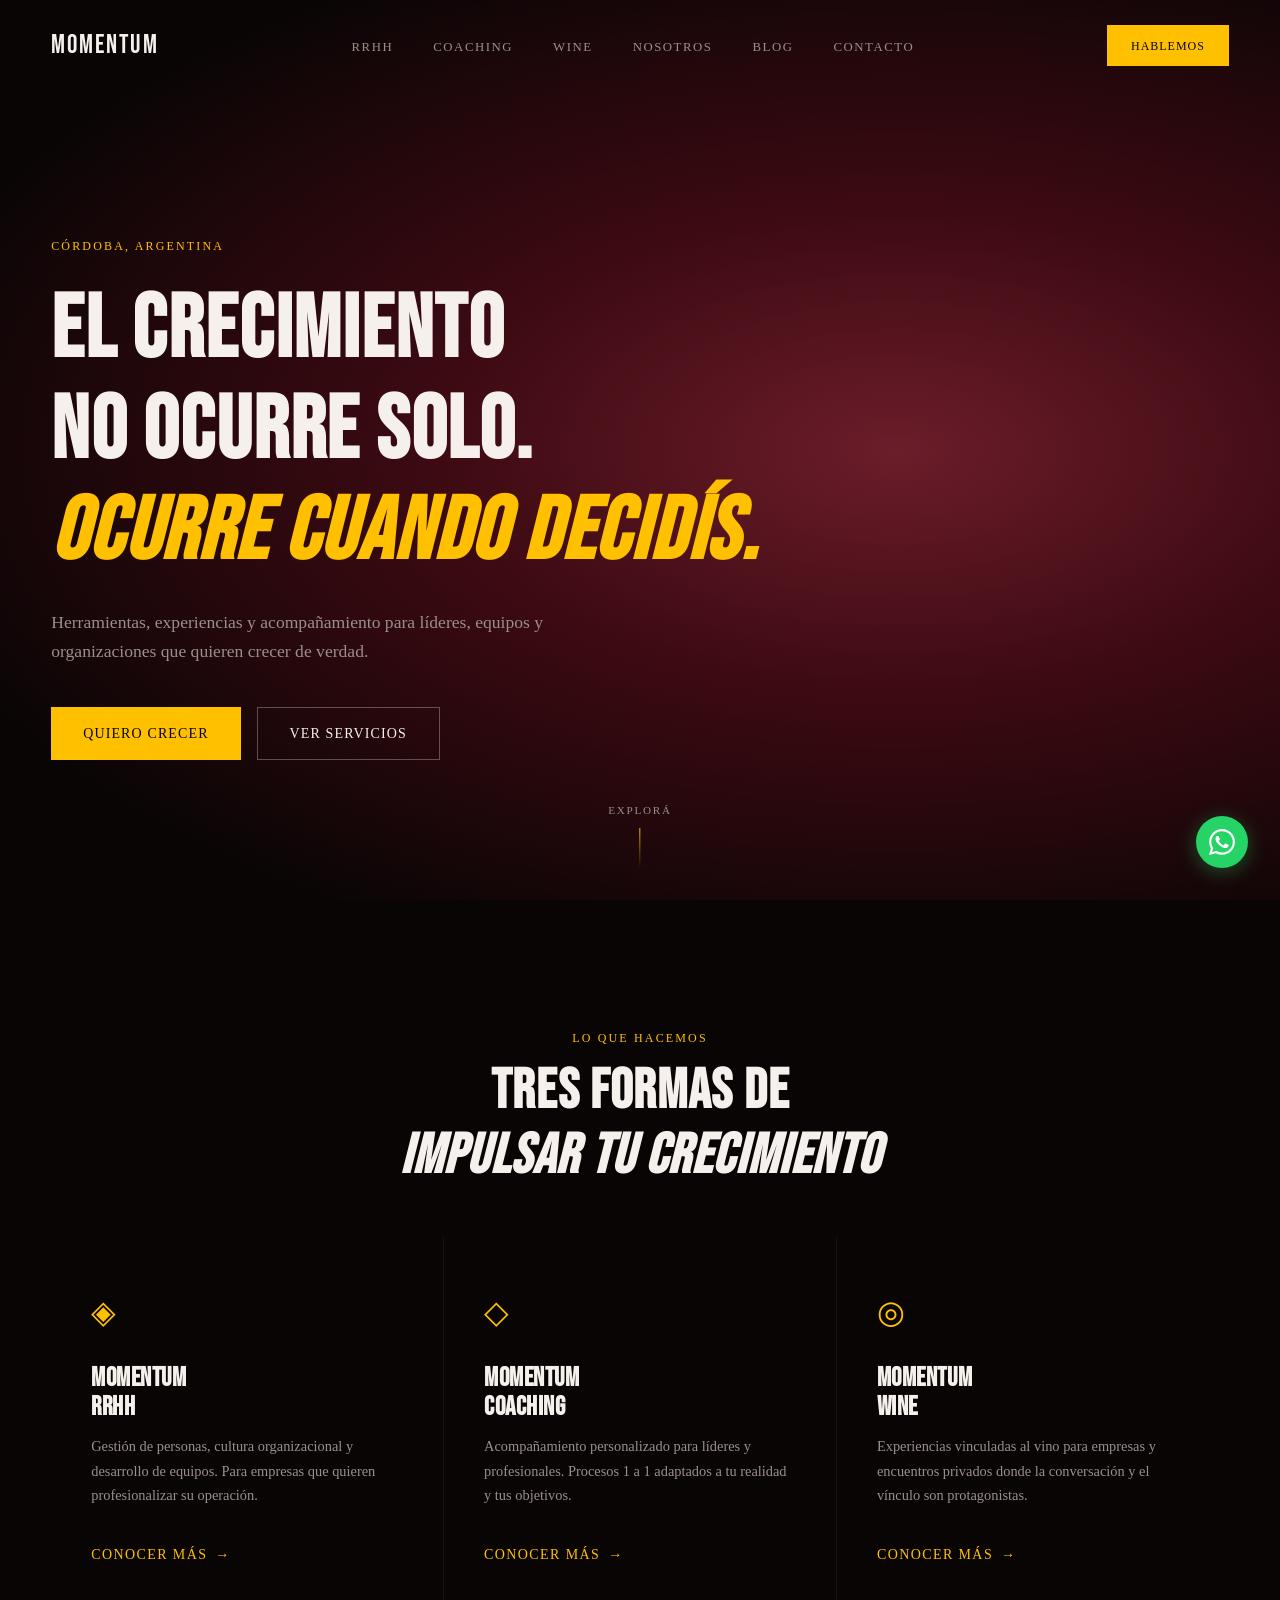
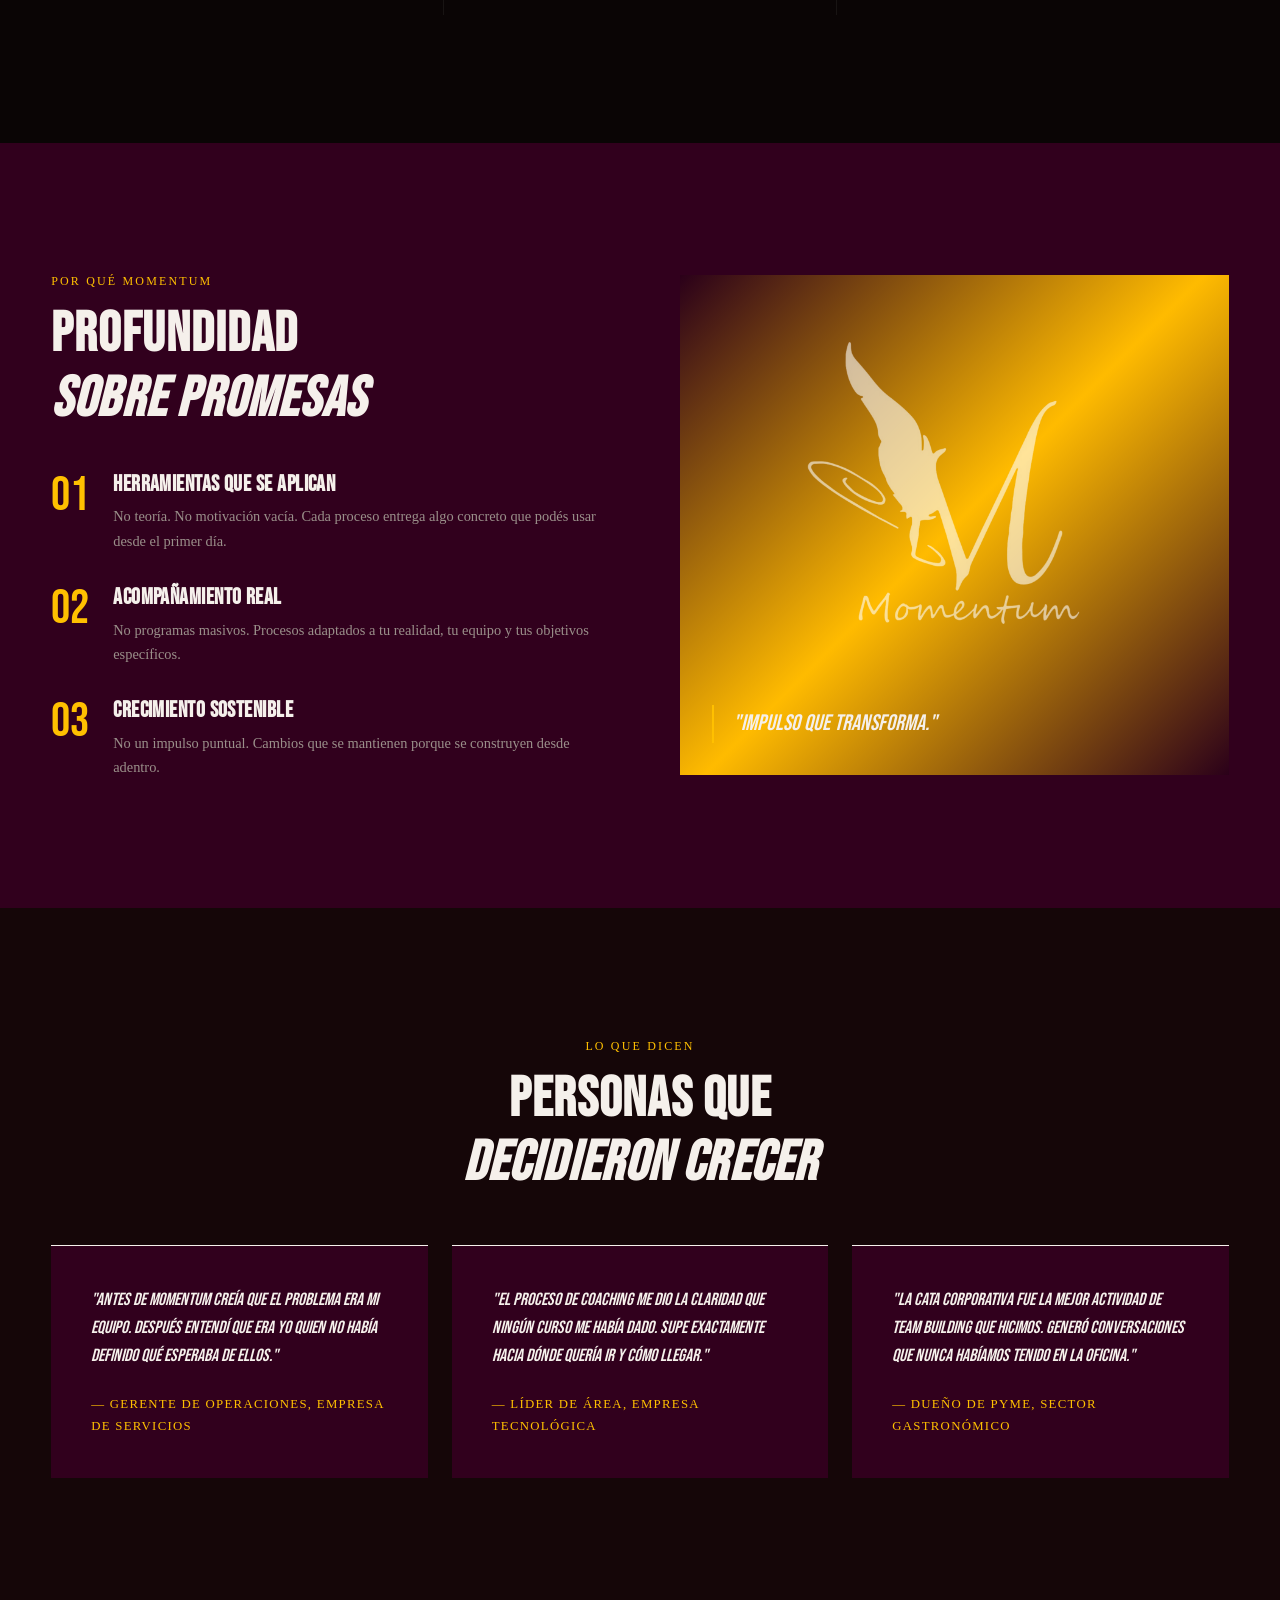
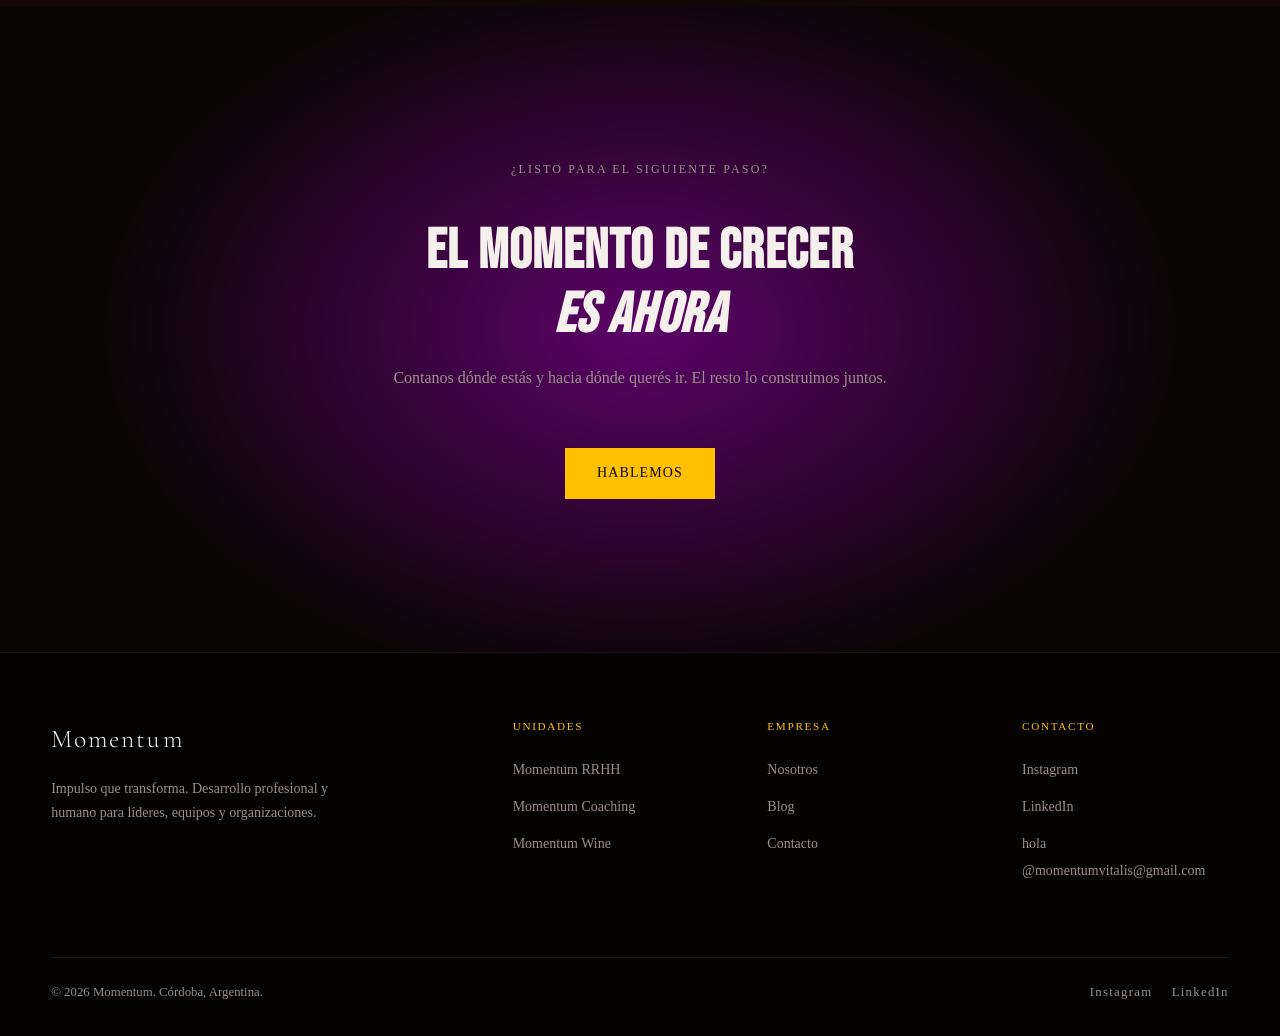
<file: index.html>
<!DOCTYPE html>
<html lang="es">
<head>
  <meta charset="UTF-8">
  <meta name="viewport" content="width=device-width, initial-scale=1.0">
  <meta name="description" content="Momentum — Impulso que transforma. Desarrollo profesional y humano para líderes, equipos y organizaciones en Córdoba, Argentina.">
  <meta name="keywords" content="liderazgo Córdoba, coaching profesional Córdoba, RRHH Córdoba, desarrollo profesional, gestión de equipos">
  <title>Momentum — Impulso que transforma</title>
  <link rel="stylesheet" href="css/style.css">
  <link rel="preconnect" href="https://fonts.googleapis.com">
  <link rel="preconnect" href="https://fonts.gstatic.com" crossorigin>
  <link href="https://fonts.googleapis.com/css2?family=Cormorant+Garamond:ital,wght@0,300;0,400;0,600;1,300;1,400&family=Inter:wght@300;400;500&display=swap" rel="stylesheet">
</head>
<body>

  <header class="header">
    <div class="container">
      <nav class="nav">
        <a href="index.html" class="nav__logo">Momentum</a>
        <ul class="nav__links">
          <li><a href="pages/rrhh.html">RRHH</a></li>
          <li><a href="pages/coaching.html">Coaching</a></li>
          <li><a href="pages/wine.html">Wine</a></li>
          <li><a href="pages/nosotros.html">Nosotros</a></li>
          <li><a href="pages/blog.html">Blog</a></li>
          <li><a href="pages/contacto.html">Contacto</a></li>
        </ul>
        <div class="nav__cta">
          <a href="pages/contacto.html" class="btn btn--primary" style="font-size:.75rem;padding:.65rem 1.5rem;">Hablemos</a>
        </div>
        <button class="nav__burger" aria-label="Menú"><span></span><span></span><span></span></button>
      </nav>
    </div>
  </header>

  <nav class="nav__mobile">
    <button class="nav__mobile-close" aria-label="Cerrar">×</button>
    <a href="pages/rrhh.html">RRHH</a>
    <a href="pages/coaching.html">Coaching</a>
    <a href="pages/wine.html">Wine</a>
    <a href="pages/nosotros.html">Nosotros</a>
    <a href="pages/blog.html">Blog</a>
    <a href="pages/contacto.html">Contacto</a>
    <a href="pages/contacto.html" class="btn btn--primary">Hablemos</a>
  </nav>

  <section class="hero">
    <div class="hero__bg"></div>
    <div class="container">
      <div class="hero__content">
        <p class="eyebrow hero__eyebrow">Córdoba, Argentina</p>
        <h1 class="hero__title">El crecimiento<br>no ocurre solo.<br><em>Ocurre cuando decidís.</em></h1>
        <p class="hero__sub">Herramientas, experiencias y acompañamiento para líderes, equipos y organizaciones que quieren crecer de verdad.</p>
        <div class="hero__actions">
          <a href="pages/contacto.html" class="btn btn--primary">Quiero crecer</a>
          <a href="#unidades" class="btn btn--outline">Ver servicios</a>
        </div>
      </div>
    </div>
    <div class="hero__scroll">Explorá</div>
  </section>

  <section id="unidades" class="section section--dark">
    <div class="container">
      <div style="text-align:center;margin-bottom:3rem;" class="fade-in">
        <p class="eyebrow">Lo que hacemos</p>
        <h2 style="margin-top:.75rem;">Tres formas de<br><em>impulsar tu crecimiento</em></h2>
      </div>
      <div class="units">
        <a href="pages/rrhh.html" class="unit-card fade-in">
          <div class="unit-card__icon">◈</div>
          <h3 class="unit-card__title">Momentum<br>RRHH</h3>
          <p class="unit-card__desc">Gestión de personas, cultura organizacional y desarrollo de equipos. Para empresas que quieren profesionalizar su operación.</p>
          <span class="btn btn--ghost">Conocer más</span>
        </a>
        <a href="pages/coaching.html" class="unit-card fade-in">
          <div class="unit-card__icon">◇</div>
          <h3 class="unit-card__title">Momentum<br>Coaching</h3>
          <p class="unit-card__desc">Acompañamiento personalizado para líderes y profesionales. Procesos 1 a 1 adaptados a tu realidad y tus objetivos.</p>
          <span class="btn btn--ghost">Conocer más</span>
        </a>
        <a href="pages/wine.html" class="unit-card fade-in">
          <div class="unit-card__icon">◎</div>
          <h3 class="unit-card__title">Momentum<br>Wine</h3>
          <p class="unit-card__desc">Experiencias vinculadas al vino para empresas y encuentros privados donde la conversación y el vínculo son protagonistas.</p>
          <span class="btn btn--ghost">Conocer más</span>
        </a>
      </div>
    </div>
  </section>

  <section class="section section--borgona">
    <div class="container">
      <div class="diferencial__grid">
        <div>
          <p class="eyebrow fade-in">Por qué Momentum</p>
          <h2 style="margin-block:.75rem 2.5rem;" class="fade-in">Profundidad<br><em>sobre promesas</em></h2>
          <ul class="diferencial__list">
            <li class="diferencial__item fade-in">
              <span class="diferencial__num">01</span>
              <div class="diferencial__text">
                <h4>Herramientas que se aplican</h4>
                <p>No teoría. No motivación vacía. Cada proceso entrega algo concreto que podés usar desde el primer día.</p>
              </div>
            </li>
            <li class="diferencial__item fade-in">
              <span class="diferencial__num">02</span>
              <div class="diferencial__text">
                <h4>Acompañamiento real</h4>
                <p>No programas masivos. Procesos adaptados a tu realidad, tu equipo y tus objetivos específicos.</p>
              </div>
            </li>
            <li class="diferencial__item fade-in">
              <span class="diferencial__num">03</span>
              <div class="diferencial__text">
                <h4>Crecimiento sostenible</h4>
                <p>No un impulso puntual. Cambios que se mantienen porque se construyen desde adentro.</p>
              </div>
            </li>
          </ul>
        </div>
<div class="diferencial__visual fade-in">
  <div class="diferencial__bg">
    <img src="./footage/Logo-Momentum.webp" alt="Momentum Logo" id="logo-momentum">
  </div>
  <blockquote class="diferencial__quote">"Impulso que transforma."</blockquote>
</div>


      </div>
    </div>
  </section>

  <section class="section section--mid">
    <div class="container">
      <div style="text-align:center;margin-bottom:3rem;" class="fade-in">
        <p class="eyebrow">Lo que dicen</p>
        <h2 style="margin-top:.75rem;">Personas que<br><em>decidieron crecer</em></h2>
      </div>
      <div class="testimonios__grid">
        <div class="testimonio fade-in">
          <p class="testimonio__text">"Antes de Momentum creía que el problema era mi equipo. Después entendí que era yo quien no había definido qué esperaba de ellos."</p>
          <p class="testimonio__autor">— Gerente de operaciones, empresa de servicios</p>
        </div>
        <div class="testimonio fade-in">
          <p class="testimonio__text">"El proceso de coaching me dio la claridad que ningún curso me había dado. Supe exactamente hacia dónde quería ir y cómo llegar."</p>
          <p class="testimonio__autor">— Líder de área, empresa tecnológica</p>
        </div>
        <div class="testimonio fade-in">
          <p class="testimonio__text">"La cata corporativa fue la mejor actividad de team building que hicimos. Generó conversaciones que nunca habíamos tenido en la oficina."</p>
          <p class="testimonio__autor">— Dueño de PyME, sector gastronómico</p>
        </div>
      </div>
    </div>
  </section>

  <section class="section section--dark cta-banner">
    <div class="container">
      <p class="eyebrow fade-in">¿Listo para el siguiente paso?</p>
      <h2 class="fade-in" style="margin-block:.75rem 1rem;">El momento de crecer<br><em>es ahora</em></h2>
      <p class="fade-in">Contanos dónde estás y hacia dónde querés ir. El resto lo construimos juntos.</p>
      <a href="pages/contacto.html" class="btn btn--primary fade-in" style="margin-top:1rem;">Hablemos</a>
    </div>
  </section>

  <footer class="footer">
    <div class="container">
      <div class="footer__grid">
        <div class="footer__brand">
          <div style="font-family:'Cormorant Garamond',serif;font-size:1.6rem;font-weight:300;letter-spacing:.08em;">Momentum</div>
          <p>Impulso que transforma. Desarrollo profesional y humano para líderes, equipos y organizaciones.</p>
        </div>
        <div class="footer__col">
          <h5>Unidades</h5>
          <ul>
            <li><a href="pages/rrhh.html">Momentum RRHH</a></li>
            <li><a href="pages/coaching.html">Momentum Coaching</a></li>
            <li><a href="pages/wine.html">Momentum Wine</a></li>
          </ul>
        </div>
        <div class="footer__col">
          <h5>Empresa</h5>
          <ul>
            <li><a href="pages/nosotros.html">Nosotros</a></li>
            <li><a href="pages/blog.html">Blog</a></li>
            <li><a href="pages/contacto.html">Contacto</a></li>
          </ul>
        </div>
        <div class="footer__col">
          <h5>Contacto</h5>
          <ul>
            <li><a href="https://www.instagram.com/momentum.okk?igsh=cmFwejJ6MzdhMGRl" target="_blank">Instagram</a></li>
            <li><a href="https://www.linkedin.com/in/vmariana917/" target="_blank">LinkedIn</a></li>
            <li><a href="mailto:momentumvitalis@gmail.com">hola @momentumvitalis@gmail.com</a></li>
          </ul>
        </div>
      </div>
      <div class="footer__bottom">
        <p>© 2026 Momentum. Córdoba, Argentina.</p>
        <div class="footer__social">
          <a href="https://www.instagram.com/momentum.okk?igsh=cmFwejJ6MzdhMGRl" target="_blank">Instagram</a>
          <a href="https://www.linkedin.com/in/vmariana917/" target="_blank">LinkedIn</a>
        </div>
      </div>
    </div>
  </footer>

  <a href="https://wa.me/5493513838930" target="_blank" class="wa-float" aria-label="WhatsApp">
    <svg viewBox="0 0 24 24" xmlns="http://www.w3.org/2000/svg"><path d="M17.472 14.382c-.297-.149-1.758-.867-2.03-.967-.273-.099-.471-.148-.67.15-.197.297-.767.966-.94 1.164-.173.199-.347.223-.644.075-.297-.15-1.255-.463-2.39-1.475-.883-.788-1.48-1.761-1.653-2.059-.173-.297-.018-.458.13-.606.134-.133.298-.347.446-.52.149-.174.198-.298.298-.497.099-.198.05-.371-.025-.52-.075-.149-.669-1.612-.916-2.207-.242-.579-.487-.5-.669-.51-.173-.008-.371-.01-.57-.01-.198 0-.52.074-.792.372-.272.297-1.04 1.016-1.04 2.479 0 1.462 1.065 2.875 1.213 3.074.149.198 2.096 3.2 5.077 4.487.709.306 1.262.489 1.694.625.712.227 1.36.195 1.871.118.571-.085 1.758-.719 2.006-1.413.248-.694.248-1.289.173-1.413-.074-.124-.272-.198-.57-.347m-5.421 7.403h-.004a9.87 9.87 0 01-5.031-1.378l-.361-.214-3.741.982.998-3.648-.235-.374a9.86 9.86 0 01-1.51-5.26c.001-5.45 4.436-9.884 9.888-9.884 2.64 0 5.122 1.03 6.988 2.898a9.825 9.825 0 012.893 6.994c-.003 5.45-4.437 9.884-9.885 9.884m8.413-18.297A11.815 11.815 0 0012.05 0C5.495 0 .16 5.335.157 11.892c0 2.096.547 4.142 1.588 5.945L.057 24l6.305-1.654a11.882 11.882 0 005.683 1.448h.005c6.554 0 11.89-5.335 11.893-11.893a11.821 11.821 0 00-3.48-8.413z"/></svg>
  </a>

  <script src="js/main.js"></script>
</body>
</html>
</file>
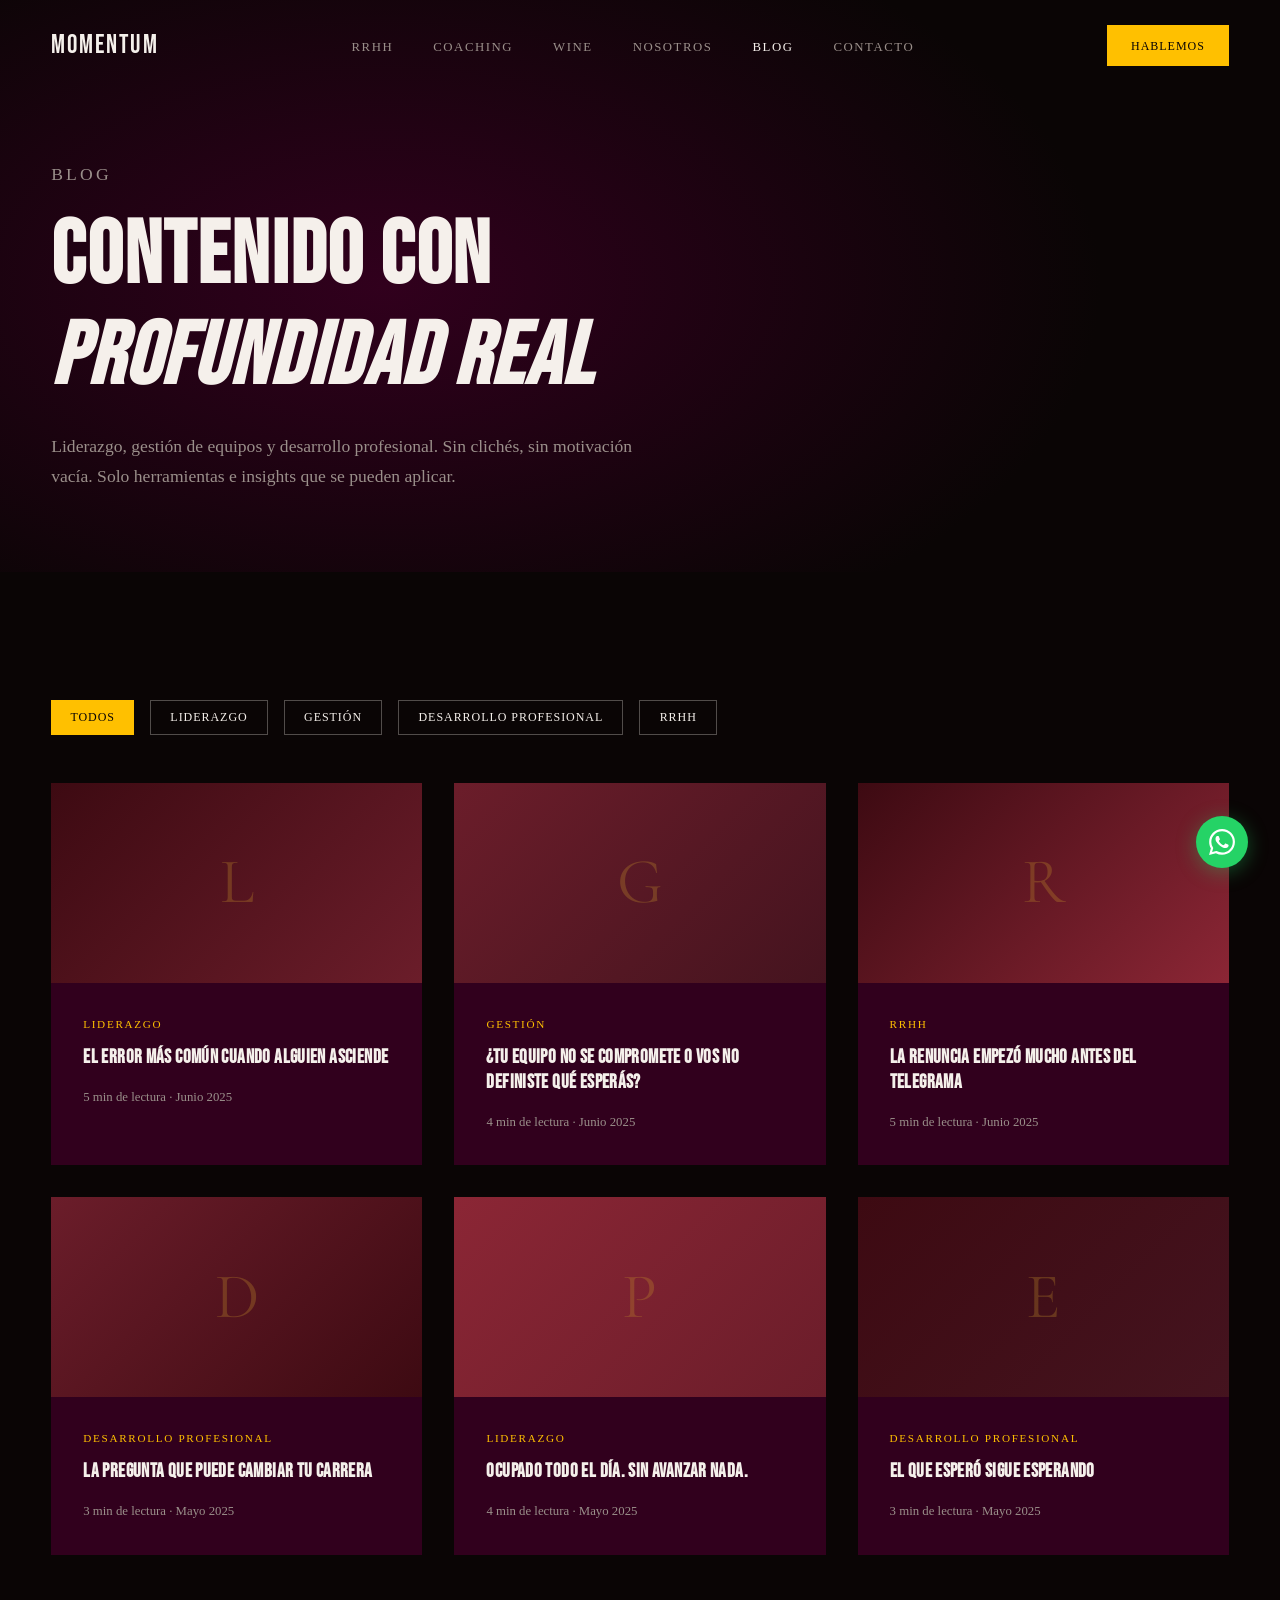
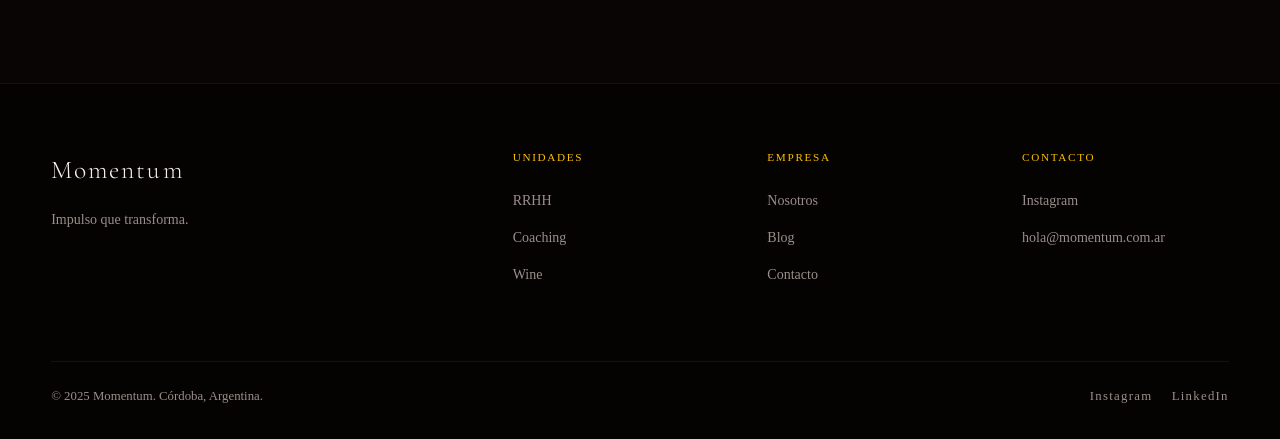
<file: pages/blog.html>
<!DOCTYPE html>
<html lang="es">
<head>
  <meta charset="UTF-8"><meta name="viewport" content="width=device-width, initial-scale=1.0">
  <meta name="description" content="Blog de Momentum — Liderazgo, gestión de equipos y desarrollo profesional. Contenido con profundidad para líderes y profesionales de Córdoba.">
  <meta name="keywords" content="blog liderazgo, artículos gestión equipos, desarrollo profesional, liderazgo Córdoba">
  <title>Blog — Momentum</title>
  <link rel="stylesheet" href="../css/style.css">
  <link href="https://fonts.googleapis.com/css2?family=Cormorant+Garamond:ital,wght@0,300;0,400;0,600;1,300;1,400&family=Inter:wght@300;400;500&display=swap" rel="stylesheet">
</head>
<body>
  <header class="header"><div class="container"><nav class="nav">
    <a href="../index.html" class="nav__logo">Momentum</a>
    <ul class="nav__links"><li><a href="rrhh.html">RRHH</a></li><li><a href="coaching.html">Coaching</a></li><li><a href="wine.html">Wine</a></li><li><a href="nosotros.html">Nosotros</a></li><li><a href="blog.html" style="color:#F5F0EB;">Blog</a></li><li><a href="contacto.html">Contacto</a></li></ul>
    <div class="nav__cta"><a href="contacto.html" class="btn btn--primary" style="font-size:.75rem;padding:.65rem 1.5rem;">Hablemos</a></div>
    <button class="nav__burger" aria-label="Menú"><span></span><span></span><span></span></button>
  </nav></div></header>
  <nav class="nav__mobile"><button class="nav__mobile-close" aria-label="Cerrar">×</button><a href="rrhh.html">RRHH</a><a href="coaching.html">Coaching</a><a href="wine.html">Wine</a><a href="nosotros.html">Nosotros</a><a href="blog.html">Blog</a><a href="contacto.html">Contacto</a><a href="contacto.html" class="btn btn--primary">Hablemos</a></nav>

  <section class="page-hero">
    <div class="container">
      <p class="eyebrow">Blog</p>
      <h1>Contenido con<br><em>profundidad real</em></h1>
      <p>Liderazgo, gestión de equipos y desarrollo profesional. Sin clichés, sin motivación vacía. Solo herramientas e insights que se pueden aplicar.</p>
    </div>
  </section>

  <section class="section section--dark">
    <div class="container">
      <div style="display:flex;gap:1rem;flex-wrap:wrap;margin-bottom:3rem;" class="fade-in">
        <button class="btn btn--primary" style="font-size:.75rem;padding:.55rem 1.2rem;">Todos</button>
        <button class="btn btn--outline" style="font-size:.75rem;padding:.55rem 1.2rem;">Liderazgo</button>
        <button class="btn btn--outline" style="font-size:.75rem;padding:.55rem 1.2rem;">Gestión</button>
        <button class="btn btn--outline" style="font-size:.75rem;padding:.55rem 1.2rem;">Desarrollo profesional</button>
        <button class="btn btn--outline" style="font-size:.75rem;padding:.55rem 1.2rem;">RRHH</button>
      </div>
      <div class="blog__grid">
        <article class="blog-card fade-in">
          <div class="blog-card__img" style="background:linear-gradient(135deg,#3d0a12,#6B1D2A);display:flex;align-items:center;justify-content:center;"><span style="font-family:'Cormorant Garamond',serif;font-size:4rem;color:rgba(196,146,42,.3);">L</span></div>
          <div class="blog-card__body">
            <p class="blog-card__cat">Liderazgo</p>
            <h3 class="blog-card__title">El error más común cuando alguien asciende</h3>
            <p class="blog-card__meta">5 min de lectura · Junio 2025</p>
          </div>
        </article>
        <article class="blog-card fade-in">
          <div class="blog-card__img" style="background:linear-gradient(135deg,#6B1D2A,#C4922A22);display:flex;align-items:center;justify-content:center;"><span style="font-family:'Cormorant Garamond',serif;font-size:4rem;color:rgba(196,146,42,.3);">G</span></div>
          <div class="blog-card__body">
            <p class="blog-card__cat">Gestión</p>
            <h3 class="blog-card__title">¿Tu equipo no se compromete o vos no definiste qué esperás?</h3>
            <p class="blog-card__meta">4 min de lectura · Junio 2025</p>
          </div>
        </article>
        <article class="blog-card fade-in">
          <div class="blog-card__img" style="background:linear-gradient(135deg,#3d0a12,#8B2635);display:flex;align-items:center;justify-content:center;"><span style="font-family:'Cormorant Garamond',serif;font-size:4rem;color:rgba(196,146,42,.3);">R</span></div>
          <div class="blog-card__body">
            <p class="blog-card__cat">RRHH</p>
            <h3 class="blog-card__title">La renuncia empezó mucho antes del telegrama</h3>
            <p class="blog-card__meta">5 min de lectura · Junio 2025</p>
          </div>
        </article>
        <article class="blog-card fade-in">
          <div class="blog-card__img" style="background:linear-gradient(135deg,#6B1D2A,#3d0a12);display:flex;align-items:center;justify-content:center;"><span style="font-family:'Cormorant Garamond',serif;font-size:4rem;color:rgba(196,146,42,.3);">D</span></div>
          <div class="blog-card__body">
            <p class="blog-card__cat">Desarrollo profesional</p>
            <h3 class="blog-card__title">La pregunta que puede cambiar tu carrera</h3>
            <p class="blog-card__meta">3 min de lectura · Mayo 2025</p>
          </div>
        </article>
        <article class="blog-card fade-in">
          <div class="blog-card__img" style="background:linear-gradient(135deg,#8B2635,#6B1D2A);display:flex;align-items:center;justify-content:center;"><span style="font-family:'Cormorant Garamond',serif;font-size:4rem;color:rgba(196,146,42,.3);">P</span></div>
          <div class="blog-card__body">
            <p class="blog-card__cat">Liderazgo</p>
            <h3 class="blog-card__title">Ocupado todo el día. Sin avanzar nada.</h3>
            <p class="blog-card__meta">4 min de lectura · Mayo 2025</p>
          </div>
        </article>
        <article class="blog-card fade-in">
          <div class="blog-card__img" style="background:linear-gradient(135deg,#3d0a12,#C4922A22);display:flex;align-items:center;justify-content:center;"><span style="font-family:'Cormorant Garamond',serif;font-size:4rem;color:rgba(196,146,42,.3);">E</span></div>
          <div class="blog-card__body">
            <p class="blog-card__cat">Desarrollo profesional</p>
            <h3 class="blog-card__title">El que esperó sigue esperando</h3>
            <p class="blog-card__meta">3 min de lectura · Mayo 2025</p>
          </div>
        </article>
      </div>
    </div>
  </section>

  <footer class="footer"><div class="container"><div class="footer__grid"><div class="footer__brand"><div style="font-family:'Cormorant Garamond',serif;font-size:1.6rem;font-weight:300;letter-spacing:.08em;">Momentum</div><p>Impulso que transforma.</p></div><div class="footer__col"><h5>Unidades</h5><ul><li><a href="rrhh.html">RRHH</a></li><li><a href="coaching.html">Coaching</a></li><li><a href="wine.html">Wine</a></li></ul></div><div class="footer__col"><h5>Empresa</h5><ul><li><a href="nosotros.html">Nosotros</a></li><li><a href="blog.html">Blog</a></li><li><a href="contacto.html">Contacto</a></li></ul></div><div class="footer__col"><h5>Contacto</h5><ul><li><a href="https://instagram.com" target="_blank">Instagram</a></li><li><a href="mailto:hola@momentum.com.ar">hola@momentum.com.ar</a></li></ul></div></div><div class="footer__bottom"><p>© 2025 Momentum. Córdoba, Argentina.</p><div class="footer__social"><a href="https://instagram.com" target="_blank">Instagram</a><a href="https://linkedin.com" target="_blank">LinkedIn</a></div></div></div></footer>
  <a href="https://wa.me/5493510000000" target="_blank" class="wa-float" aria-label="WhatsApp"><svg viewBox="0 0 24 24" xmlns="http://www.w3.org/2000/svg"><path d="M17.472 14.382c-.297-.149-1.758-.867-2.03-.967-.273-.099-.471-.148-.67.15-.197.297-.767.966-.94 1.164-.173.199-.347.223-.644.075-.297-.15-1.255-.463-2.39-1.475-.883-.788-1.48-1.761-1.653-2.059-.173-.297-.018-.458.13-.606.134-.133.298-.347.446-.52.149-.174.198-.298.298-.497.099-.198.05-.371-.025-.52-.075-.149-.669-1.612-.916-2.207-.242-.579-.487-.5-.669-.51-.173-.008-.371-.01-.57-.01-.198 0-.52.074-.792.372-.272.297-1.04 1.016-1.04 2.479 0 1.462 1.065 2.875 1.213 3.074.149.198 2.096 3.2 5.077 4.487.709.306 1.262.489 1.694.625.712.227 1.36.195 1.871.118.571-.085 1.758-.719 2.006-1.413.248-.694.248-1.289.173-1.413-.074-.124-.272-.198-.57-.347m-5.421 7.403h-.004a9.87 9.87 0 01-5.031-1.378l-.361-.214-3.741.982.998-3.648-.235-.374a9.86 9.86 0 01-1.51-5.26c.001-5.45 4.436-9.884 9.888-9.884 2.64 0 5.122 1.03 6.988 2.898a9.825 9.825 0 012.893 6.994c-.003 5.45-4.437 9.884-9.885 9.884m8.413-18.297A11.815 11.815 0 0012.05 0C5.495 0 .16 5.335.157 11.892c0 2.096.547 4.142 1.588 5.945L.057 24l6.305-1.654a11.882 11.882 0 005.683 1.448h.005c6.554 0 11.89-5.335 11.893-11.893a11.821 11.821 0 00-3.48-8.413z"/></svg></a>
  <script src="../js/main.js"></script>
</body></html>
</file>
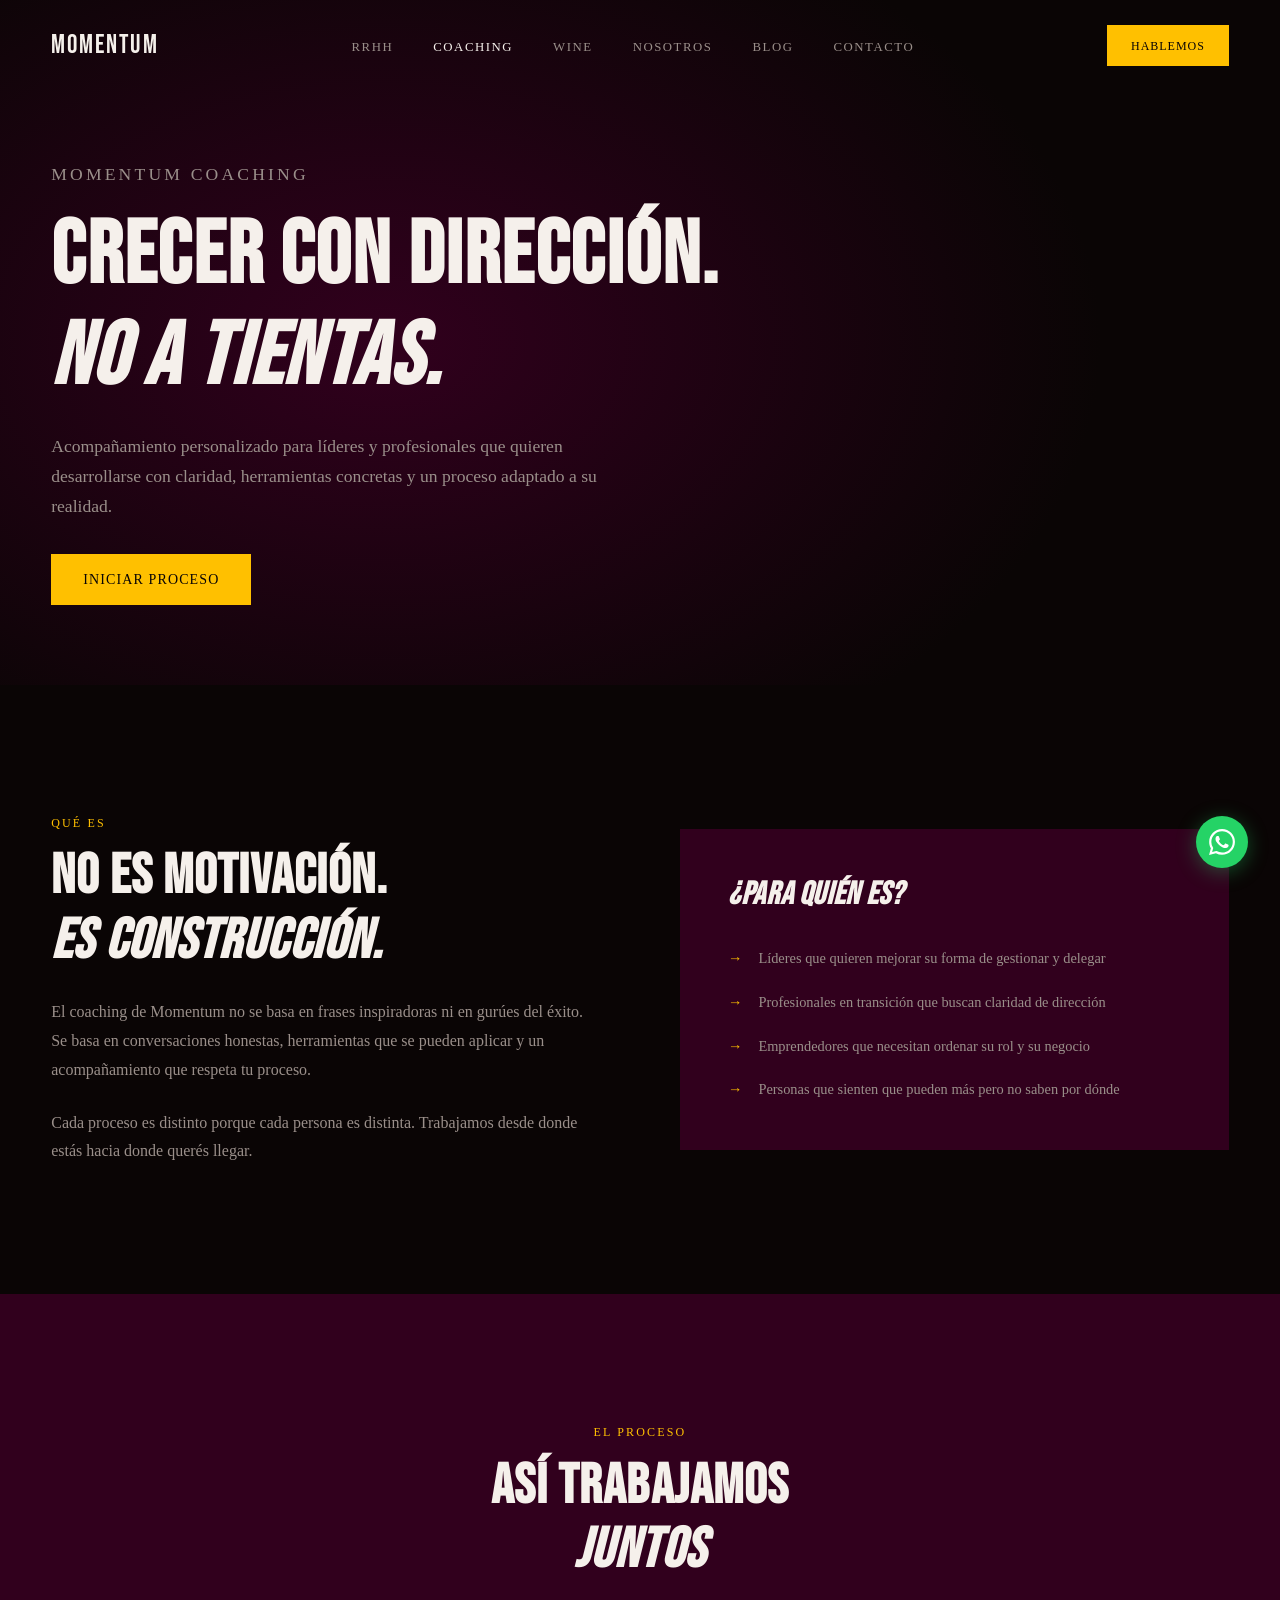
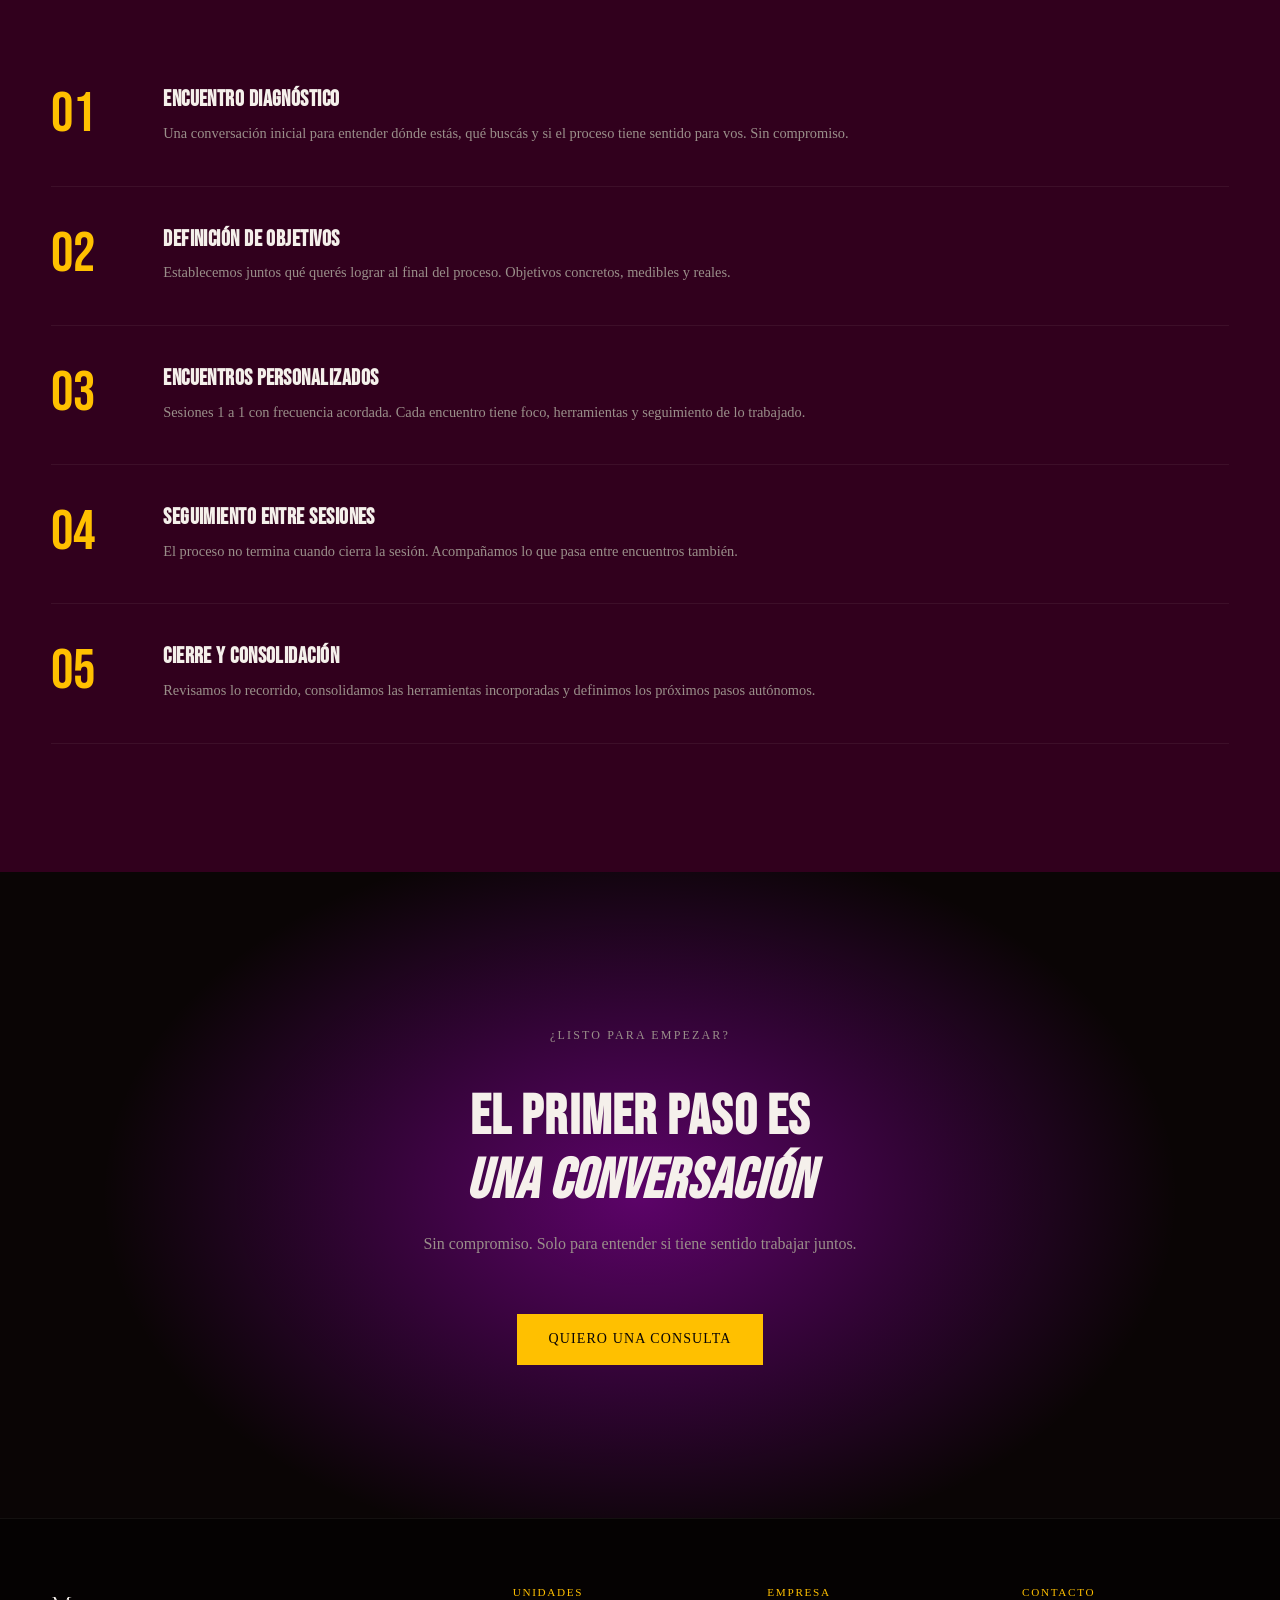
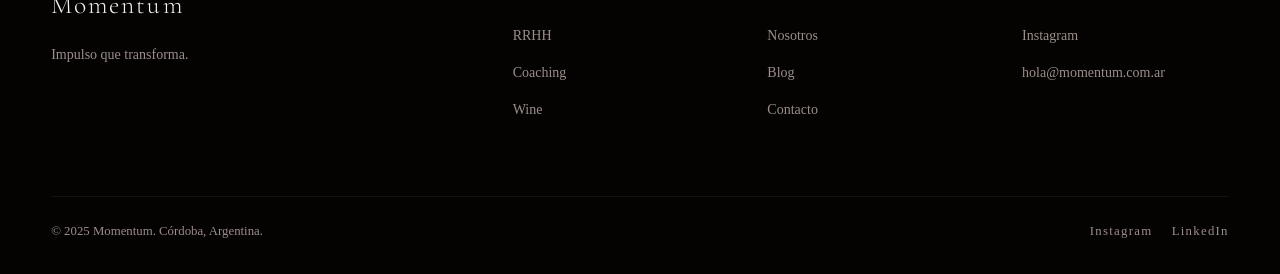
<file: pages/coaching.html>
<!DOCTYPE html>
<html lang="es">
<head>
  <meta charset="UTF-8">
  <meta name="viewport" content="width=device-width, initial-scale=1.0">
  <meta name="description" content="Momentum Coaching — Acompañamiento personalizado para líderes y profesionales en Córdoba. Procesos 1 a 1 para crecer con dirección y claridad.">
  <meta name="keywords" content="coaching profesional Córdoba, coaching ejecutivo, desarrollo de liderazgo, coaching 1 a 1 Córdoba">
  <title>Momentum Coaching — Acompañamiento para líderes</title>
  <link rel="stylesheet" href="../css/style.css">
  <link href="https://fonts.googleapis.com/css2?family=Cormorant+Garamond:ital,wght@0,300;0,400;0,600;1,300;1,400&family=Inter:wght@300;400;500&display=swap" rel="stylesheet">
</head>
<body>

  <header class="header">
    <div class="container">
      <nav class="nav">
        <a href="../index.html" class="nav__logo">Momentum</a>
        <ul class="nav__links">
          <li><a href="rrhh.html">RRHH</a></li>
          <li><a href="coaching.html" style="color:#F5F0EB;">Coaching</a></li>
          <li><a href="wine.html">Wine</a></li>
          <li><a href="nosotros.html">Nosotros</a></li>
          <li><a href="blog.html">Blog</a></li>
          <li><a href="contacto.html">Contacto</a></li>
        </ul>
        <div class="nav__cta"><a href="contacto.html" class="btn btn--primary" style="font-size:.75rem;padding:.65rem 1.5rem;">Hablemos</a></div>
        <button class="nav__burger" aria-label="Menú"><span></span><span></span><span></span></button>
      </nav>
    </div>
  </header>

  <nav class="nav__mobile">
    <button class="nav__mobile-close" aria-label="Cerrar">×</button>
    <a href="rrhh.html">RRHH</a><a href="coaching.html">Coaching</a><a href="wine.html">Wine</a>
    <a href="nosotros.html">Nosotros</a><a href="blog.html">Blog</a><a href="contacto.html">Contacto</a>
    <a href="contacto.html" class="btn btn--primary">Hablemos</a>
  </nav>

  <section class="page-hero">
    <div class="container">
      <p class="eyebrow">Momentum Coaching</p>
      <h1>Crecer con dirección.<br><em>No a tientas.</em></h1>
      <p>Acompañamiento personalizado para líderes y profesionales que quieren desarrollarse con claridad, herramientas concretas y un proceso adaptado a su realidad.</p>
      <a href="contacto.html" class="btn btn--primary" style="margin-top:2rem;">Iniciar proceso</a>
    </div>
  </section>

  <section class="section section--dark">
    <div class="container">
      <div class="diferencial__grid">
        <div class="fade-in">
          <p class="eyebrow">Qué es</p>
          <h2 style="margin-block:.75rem 1.5rem;">No es motivación.<br><em>Es construcción.</em></h2>
          <p style="color:var(--gris);line-height:1.8;margin-bottom:1.5rem;">El coaching de Momentum no se basa en frases inspiradoras ni en gurúes del éxito. Se basa en conversaciones honestas, herramientas que se pueden aplicar y un acompañamiento que respeta tu proceso.</p>
          <p style="color:var(--gris);line-height:1.8;">Cada proceso es distinto porque cada persona es distinta. Trabajamos desde donde estás hacia donde querés llegar.</p>
        </div>
        <div class="fade-in">
          <div style="background:var(--borgona);padding:3rem;">
            <h3 style="margin-bottom:2rem;font-style:italic;">¿Para quién es?</h3>
            <ul style="list-style:none;display:flex;flex-direction:column;gap:1.2rem;">
              <li style="display:flex;gap:1rem;color:var(--gris);font-size:.9rem;"><span style="color:var(--ambar);flex-shrink:0;">→</span>Líderes que quieren mejorar su forma de gestionar y delegar</li>
              <li style="display:flex;gap:1rem;color:var(--gris);font-size:.9rem;"><span style="color:var(--ambar);flex-shrink:0;">→</span>Profesionales en transición que buscan claridad de dirección</li>
              <li style="display:flex;gap:1rem;color:var(--gris);font-size:.9rem;"><span style="color:var(--ambar);flex-shrink:0;">→</span>Emprendedores que necesitan ordenar su rol y su negocio</li>
              <li style="display:flex;gap:1rem;color:var(--gris);font-size:.9rem;"><span style="color:var(--ambar);flex-shrink:0;">→</span>Personas que sienten que pueden más pero no saben por dónde</li>
            </ul>
          </div>
        </div>
      </div>
    </div>
  </section>

  <section class="section section--borgona">
    <div class="container">
      <div style="text-align:center;margin-bottom:4rem;" class="fade-in">
        <p class="eyebrow">El proceso</p>
        <h2 style="margin-top:.75rem;">Así trabajamos<br><em>juntos</em></h2>
      </div>
      <div class="proceso__steps">
        <div class="paso fade-in"><span class="paso__num">01</span><div><h4>Encuentro diagnóstico</h4><p>Una conversación inicial para entender dónde estás, qué buscás y si el proceso tiene sentido para vos. Sin compromiso.</p></div></div>
        <div class="paso fade-in"><span class="paso__num">02</span><div><h4>Definición de objetivos</h4><p>Establecemos juntos qué querés lograr al final del proceso. Objetivos concretos, medibles y reales.</p></div></div>
        <div class="paso fade-in"><span class="paso__num">03</span><div><h4>Encuentros personalizados</h4><p>Sesiones 1 a 1 con frecuencia acordada. Cada encuentro tiene foco, herramientas y seguimiento de lo trabajado.</p></div></div>
        <div class="paso fade-in"><span class="paso__num">04</span><div><h4>Seguimiento entre sesiones</h4><p>El proceso no termina cuando cierra la sesión. Acompañamos lo que pasa entre encuentros también.</p></div></div>
        <div class="paso fade-in"><span class="paso__num">05</span><div><h4>Cierre y consolidación</h4><p>Revisamos lo recorrido, consolidamos las herramientas incorporadas y definimos los próximos pasos autónomos.</p></div></div>
      </div>
    </div>
  </section>

  <section class="section section--dark cta-banner">
    <div class="container">
      <p class="eyebrow fade-in">¿Listo para empezar?</p>
      <h2 class="fade-in" style="margin-block:.75rem 1rem;">El primer paso es<br><em>una conversación</em></h2>
      <p class="fade-in">Sin compromiso. Solo para entender si tiene sentido trabajar juntos.</p>
      <a href="contacto.html" class="btn btn--primary fade-in" style="margin-top:1rem;">Quiero una consulta</a>
    </div>
  </section>

  <footer class="footer">
    <div class="container">
      <div class="footer__grid">
        <div class="footer__brand"><div style="font-family:'Cormorant Garamond',serif;font-size:1.6rem;font-weight:300;letter-spacing:.08em;">Momentum</div><p>Impulso que transforma.</p></div>
        <div class="footer__col"><h5>Unidades</h5><ul><li><a href="rrhh.html">RRHH</a></li><li><a href="coaching.html">Coaching</a></li><li><a href="wine.html">Wine</a></li></ul></div>
        <div class="footer__col"><h5>Empresa</h5><ul><li><a href="nosotros.html">Nosotros</a></li><li><a href="blog.html">Blog</a></li><li><a href="contacto.html">Contacto</a></li></ul></div>
        <div class="footer__col"><h5>Contacto</h5><ul><li><a href="https://instagram.com" target="_blank">Instagram</a></li><li><a href="mailto:hola@momentum.com.ar">hola@momentum.com.ar</a></li></ul></div>
      </div>
      <div class="footer__bottom"><p>© 2025 Momentum. Córdoba, Argentina.</p><div class="footer__social"><a href="https://instagram.com" target="_blank">Instagram</a><a href="https://linkedin.com" target="_blank">LinkedIn</a></div></div>
    </div>
  </footer>

  <a href="https://wa.me/5493510000000" target="_blank" class="wa-float" aria-label="WhatsApp">
    <svg viewBox="0 0 24 24" xmlns="http://www.w3.org/2000/svg"><path d="M17.472 14.382c-.297-.149-1.758-.867-2.03-.967-.273-.099-.471-.148-.67.15-.197.297-.767.966-.94 1.164-.173.199-.347.223-.644.075-.297-.15-1.255-.463-2.39-1.475-.883-.788-1.48-1.761-1.653-2.059-.173-.297-.018-.458.13-.606.134-.133.298-.347.446-.52.149-.174.198-.298.298-.497.099-.198.05-.371-.025-.52-.075-.149-.669-1.612-.916-2.207-.242-.579-.487-.5-.669-.51-.173-.008-.371-.01-.57-.01-.198 0-.52.074-.792.372-.272.297-1.04 1.016-1.04 2.479 0 1.462 1.065 2.875 1.213 3.074.149.198 2.096 3.2 5.077 4.487.709.306 1.262.489 1.694.625.712.227 1.36.195 1.871.118.571-.085 1.758-.719 2.006-1.413.248-.694.248-1.289.173-1.413-.074-.124-.272-.198-.57-.347m-5.421 7.403h-.004a9.87 9.87 0 01-5.031-1.378l-.361-.214-3.741.982.998-3.648-.235-.374a9.86 9.86 0 01-1.51-5.26c.001-5.45 4.436-9.884 9.888-9.884 2.64 0 5.122 1.03 6.988 2.898a9.825 9.825 0 012.893 6.994c-.003 5.45-4.437 9.884-9.885 9.884m8.413-18.297A11.815 11.815 0 0012.05 0C5.495 0 .16 5.335.157 11.892c0 2.096.547 4.142 1.588 5.945L.057 24l6.305-1.654a11.882 11.882 0 005.683 1.448h.005c6.554 0 11.89-5.335 11.893-11.893a11.821 11.821 0 00-3.48-8.413z"/></svg>
  </a>
  <script src="../js/main.js"></script>
</body>
</html>
</file>
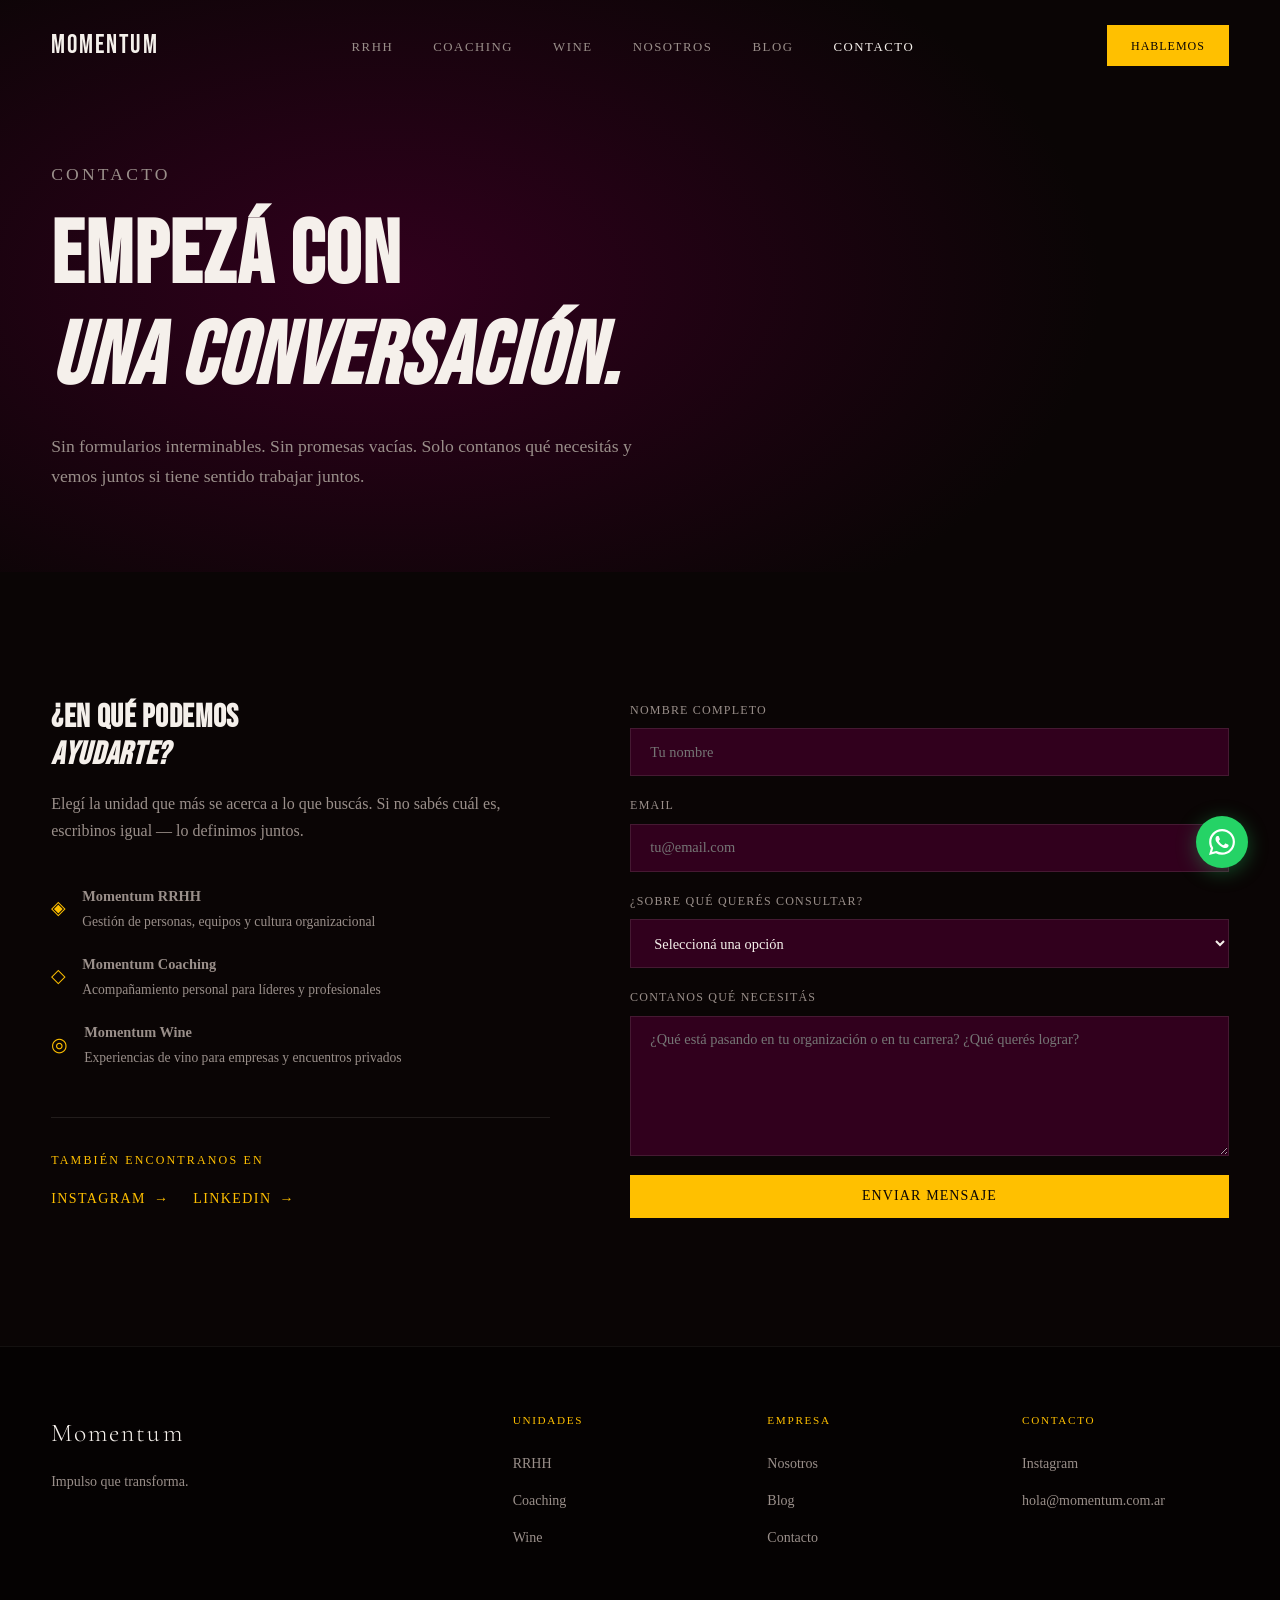
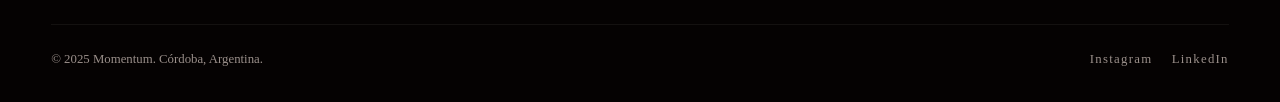
<file: pages/contacto.html>
<!DOCTYPE html>
<html lang="es">
<head>
  <meta charset="UTF-8"><meta name="viewport" content="width=device-width, initial-scale=1.0">
  <meta name="description" content="Contactá a Momentum — Estamos en Córdoba, Argentina. RRHH, Coaching y experiencias de vino para empresas y profesionales.">
  <title>Contacto — Momentum</title>
  <link rel="stylesheet" href="../css/style.css">
  <link href="https://fonts.googleapis.com/css2?family=Cormorant+Garamond:ital,wght@0,300;0,400;0,600;1,300;1,400&family=Inter:wght@300;400;500&display=swap" rel="stylesheet">
</head>
<body>
  <header class="header"><div class="container"><nav class="nav">
    <a href="../index.html" class="nav__logo">Momentum</a>
    <ul class="nav__links"><li><a href="rrhh.html">RRHH</a></li><li><a href="coaching.html">Coaching</a></li><li><a href="wine.html">Wine</a></li><li><a href="nosotros.html">Nosotros</a></li><li><a href="blog.html">Blog</a></li><li><a href="contacto.html" style="color:#F5F0EB;">Contacto</a></li></ul>
    <div class="nav__cta"><a href="contacto.html" class="btn btn--primary" style="font-size:.75rem;padding:.65rem 1.5rem;">Hablemos</a></div>
    <button class="nav__burger" aria-label="Menú"><span></span><span></span><span></span></button>
  </nav></div></header>
  <nav class="nav__mobile"><button class="nav__mobile-close" aria-label="Cerrar">×</button><a href="rrhh.html">RRHH</a><a href="coaching.html">Coaching</a><a href="wine.html">Wine</a><a href="nosotros.html">Nosotros</a><a href="blog.html">Blog</a><a href="contacto.html">Contacto</a><a href="contacto.html" class="btn btn--primary">Hablemos</a></nav>

  <section class="page-hero">
    <div class="container">
      <p class="eyebrow">Contacto</p>
      <h1>Empezá con<br><em>una conversación.</em></h1>
      <p>Sin formularios interminables. Sin promesas vacías. Solo contanos qué necesitás y vemos juntos si tiene sentido trabajar juntos.</p>
    </div>
  </section>

  <section class="section section--dark">
    <div class="container">
      <div class="contacto__grid">
        <div class="fade-in">
          <h3 style="margin-bottom:1rem;">¿En qué podemos<br><em>ayudarte?</em></h3>
          <p style="color:var(--gris);margin-bottom:2.5rem;">Elegí la unidad que más se acerca a lo que buscás. Si no sabés cuál es, escribinos igual — lo definimos juntos.</p>
          <div class="contacto__dato"><span>◈</span><span><strong>Momentum RRHH</strong><br><span style="color:var(--gris);font-size:.85rem;">Gestión de personas, equipos y cultura organizacional</span></span></div>
          <div class="contacto__dato"><span>◇</span><span><strong>Momentum Coaching</strong><br><span style="color:var(--gris);font-size:.85rem;">Acompañamiento personal para líderes y profesionales</span></span></div>
          <div class="contacto__dato"><span>◎</span><span><strong>Momentum Wine</strong><br><span style="color:var(--gris);font-size:.85rem;">Experiencias de vino para empresas y encuentros privados</span></span></div>
          <div style="margin-top:3rem;padding-top:2rem;border-top:1px solid rgba(245,240,235,.1);">
            <p class="eyebrow" style="margin-bottom:1rem;">También encontranos en</p>
            <div style="display:flex;gap:1.5rem;">
              <a href="https://instagram.com" target="_blank" class="btn btn--ghost">Instagram</a>
              <a href="https://linkedin.com" target="_blank" class="btn btn--ghost">LinkedIn</a>
            </div>
          </div>
        </div>
        <div class="fade-in">
          <form class="form" action="https://formspree.io/f/mwvgbywy" method="POST">
            <div class="form__group">
              <label for="nombre">Nombre completo</label>
              <input type="text" id="nombre" name="nombre" placeholder="Tu nombre" required>
            </div>
            <div class="form__group">
              <label for="email">Email</label>
              <input type="email" id="email" name="email" placeholder="tu@email.com" required>
            </div>
            <div class="form__group">
              <label for="unidad">¿Sobre qué querés consultar?</label>
              <select id="unidad" name="unidad">
                <option value="">Seleccioná una opción</option>
                <option value="rrhh">Momentum RRHH</option>
                <option value="coaching">Momentum Coaching</option>
                <option value="wine">Momentum Wine</option>
                <option value="otro">No sé todavía</option>
              </select>
            </div>
            <div class="form__group">
              <label for="mensaje">Contanos qué necesitás</label>
              <textarea id="mensaje" name="mensaje" placeholder="¿Qué está pasando en tu organización o en tu carrera? ¿Qué querés lograr?" required></textarea>
            </div>
            <button type="submit" class="btn btn--primary" style="width:100%;justify-content:center;">Enviar mensaje</button>
          </form>
        </div>
      </div>
    </div>
  </section>

  <footer class="footer"><div class="container"><div class="footer__grid"><div class="footer__brand"><div style="font-family:'Cormorant Garamond',serif;font-size:1.6rem;font-weight:300;letter-spacing:.08em;">Momentum</div><p>Impulso que transforma.</p></div><div class="footer__col"><h5>Unidades</h5><ul><li><a href="rrhh.html">RRHH</a></li><li><a href="coaching.html">Coaching</a></li><li><a href="wine.html">Wine</a></li></ul></div><div class="footer__col"><h5>Empresa</h5><ul><li><a href="nosotros.html">Nosotros</a></li><li><a href="blog.html">Blog</a></li><li><a href="contacto.html">Contacto</a></li></ul></div><div class="footer__col"><h5>Contacto</h5><ul><li><a href="https://instagram.com" target="_blank">Instagram</a></li><li><a href="mailto:hola@momentum.com.ar">hola@momentum.com.ar</a></li></ul></div></div><div class="footer__bottom"><p>© 2025 Momentum. Córdoba, Argentina.</p><div class="footer__social"><a href="https://instagram.com" target="_blank">Instagram</a><a href="https://linkedin.com" target="_blank">LinkedIn</a></div></div></div></footer>
  <a href="https://wa.me/5493510000000" target="_blank" class="wa-float" aria-label="WhatsApp"><svg viewBox="0 0 24 24" xmlns="http://www.w3.org/2000/svg"><path d="M17.472 14.382c-.297-.149-1.758-.867-2.03-.967-.273-.099-.471-.148-.67.15-.197.297-.767.966-.94 1.164-.173.199-.347.223-.644.075-.297-.15-1.255-.463-2.39-1.475-.883-.788-1.48-1.761-1.653-2.059-.173-.297-.018-.458.13-.606.134-.133.298-.347.446-.52.149-.174.198-.298.298-.497.099-.198.05-.371-.025-.52-.075-.149-.669-1.612-.916-2.207-.242-.579-.487-.5-.669-.51-.173-.008-.371-.01-.57-.01-.198 0-.52.074-.792.372-.272.297-1.04 1.016-1.04 2.479 0 1.462 1.065 2.875 1.213 3.074.149.198 2.096 3.2 5.077 4.487.709.306 1.262.489 1.694.625.712.227 1.36.195 1.871.118.571-.085 1.758-.719 2.006-1.413.248-.694.248-1.289.173-1.413-.074-.124-.272-.198-.57-.347m-5.421 7.403h-.004a9.87 9.87 0 01-5.031-1.378l-.361-.214-3.741.982.998-3.648-.235-.374a9.86 9.86 0 01-1.51-5.26c.001-5.45 4.436-9.884 9.888-9.884 2.64 0 5.122 1.03 6.988 2.898a9.825 9.825 0 012.893 6.994c-.003 5.45-4.437 9.884-9.885 9.884m8.413-18.297A11.815 11.815 0 0012.05 0C5.495 0 .16 5.335.157 11.892c0 2.096.547 4.142 1.588 5.945L.057 24l6.305-1.654a11.882 11.882 0 005.683 1.448h.005c6.554 0 11.89-5.335 11.893-11.893a11.821 11.821 0 00-3.48-8.413z"/></svg></a>
  <script src="../js/main.js"></script>
</body></html>
</file>
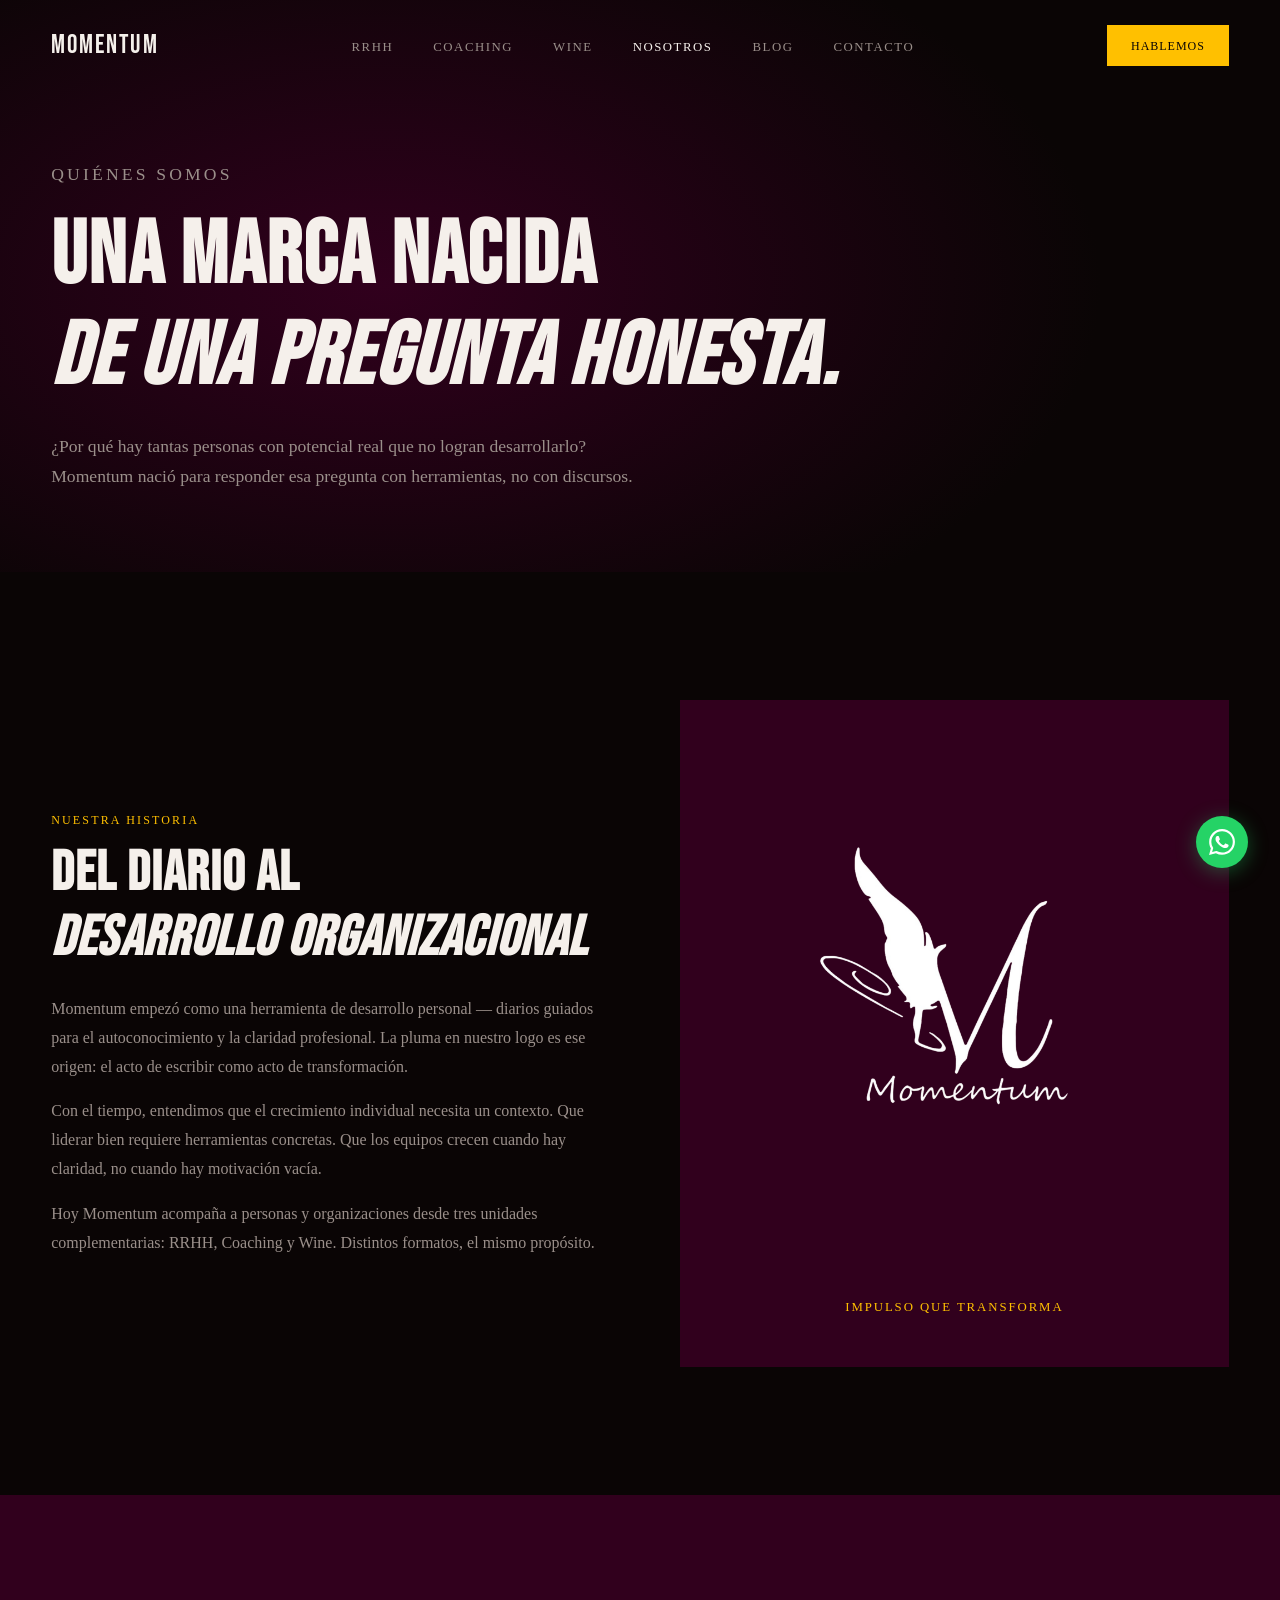
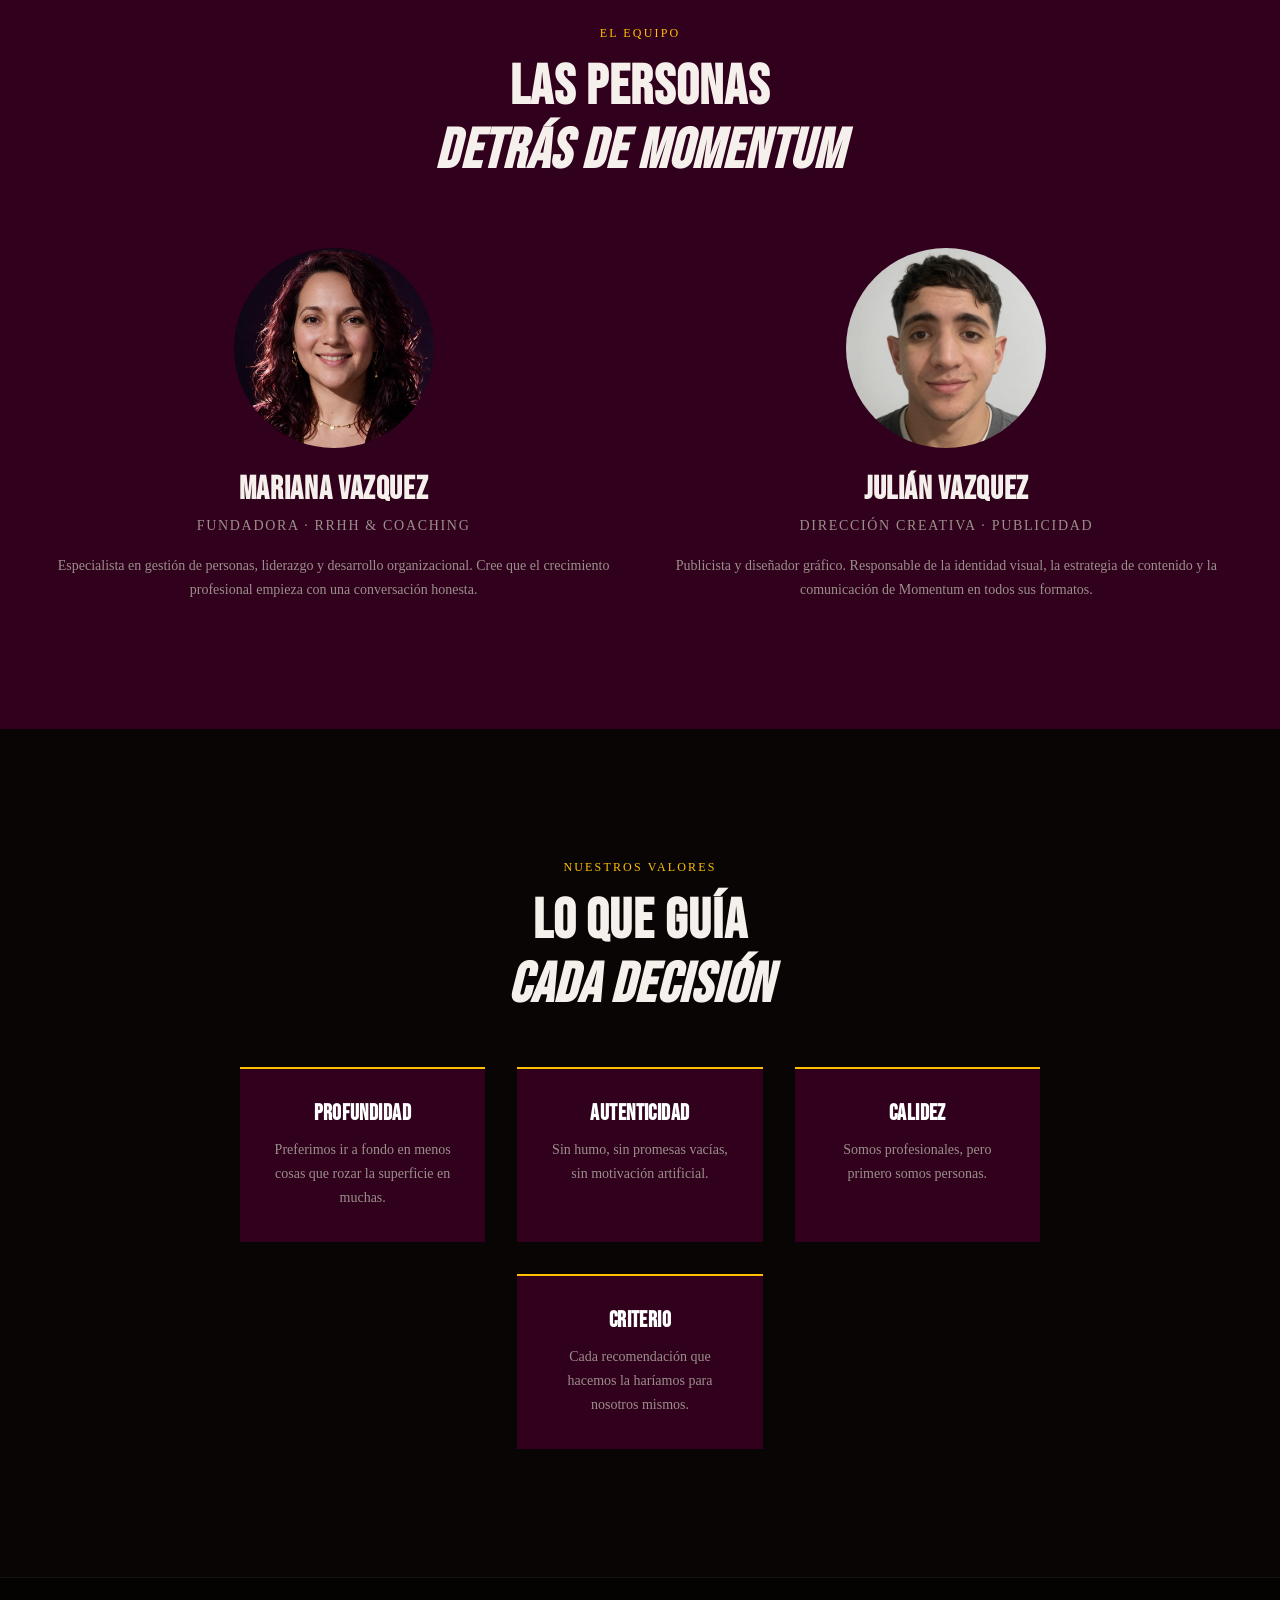
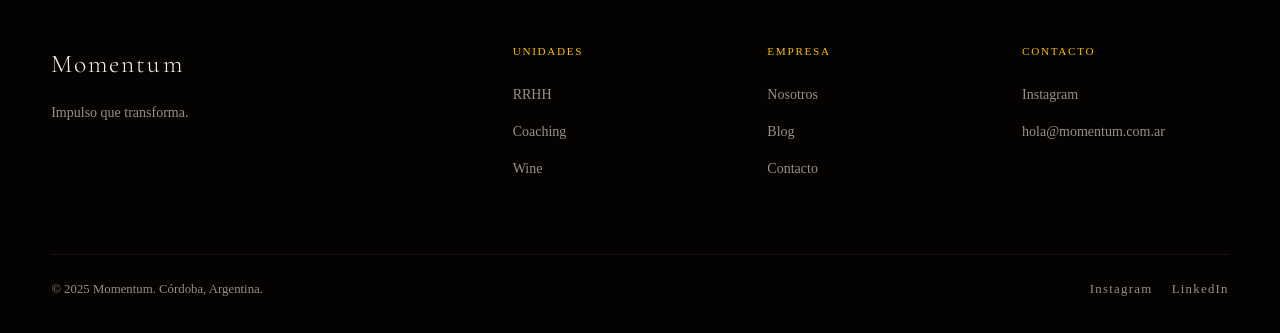
<file: pages/nosotros.html>
<!DOCTYPE html>
<html lang="es">
<head>
  <meta charset="UTF-8"><meta name="viewport" content="width=device-width, initial-scale=1.0">
  <meta name="description" content="Somos Momentum. Una marca nacida en Córdoba para impulsar el desarrollo profesional y humano de líderes, equipos y organizaciones.">
  <title>Nosotros — Momentum</title>
  <link rel="stylesheet" href="../css/style.css">
  <link href="https://fonts.googleapis.com/css2?family=Cormorant+Garamond:ital,wght@0,300;0,400;0,600;1,300;1,400&family=Inter:wght@300;400;500&display=swap" rel="stylesheet">
</head>
<body>
  <header class="header"><div class="container"><nav class="nav">
    <a href="../index.html" class="nav__logo">Momentum</a>
    <ul class="nav__links"><li><a href="rrhh.html">RRHH</a></li><li><a href="coaching.html">Coaching</a></li><li><a href="wine.html">Wine</a></li><li><a href="nosotros.html" style="color:#F5F0EB;">Nosotros</a></li><li><a href="blog.html">Blog</a></li><li><a href="contacto.html">Contacto</a></li></ul>
    <div class="nav__cta"><a href="contacto.html" class="btn btn--primary" style="font-size:.75rem;padding:.65rem 1.5rem;">Hablemos</a></div>
    <button class="nav__burger" aria-label="Menú"><span></span><span></span><span></span></button>
  </nav></div></header>
  <nav class="nav__mobile"><button class="nav__mobile-close" aria-label="Cerrar">×</button><a href="rrhh.html">RRHH</a><a href="coaching.html">Coaching</a><a href="wine.html">Wine</a><a href="nosotros.html">Nosotros</a><a href="blog.html">Blog</a><a href="contacto.html">Contacto</a><a href="contacto.html" class="btn btn--primary">Hablemos</a></nav>

  <section class="page-hero">
    <div class="container">
      <p class="eyebrow">Quiénes somos</p>
      <h1>Una marca nacida<br><em>de una pregunta honesta.</em></h1>
      <p>¿Por qué hay tantas personas con potencial real que no logran desarrollarlo? Momentum nació para responder esa pregunta con herramientas, no con discursos.</p>
    </div>
  </section>

  <section class="section section--dark">
    <div class="container">
      <div class="diferencial__grid">
        <div class="fade-in">
          <p class="eyebrow">Nuestra historia</p>
          <h2 style="margin-block:.75rem 1.5rem;">Del diario al<br><em>desarrollo organizacional</em></h2>
          <p style="color:var(--gris);line-height:1.8;margin-bottom:1rem;">Momentum empezó como una herramienta de desarrollo personal — diarios guiados para el autoconocimiento y la claridad profesional. La pluma en nuestro logo es ese origen: el acto de escribir como acto de transformación.</p>
          <p style="color:var(--gris);line-height:1.8;margin-bottom:1rem;">Con el tiempo, entendimos que el crecimiento individual necesita un contexto. Que liderar bien requiere herramientas concretas. Que los equipos crecen cuando hay claridad, no cuando hay motivación vacía.</p>
          <p style="color:var(--gris);line-height:1.8;">Hoy Momentum acompaña a personas y organizaciones desde tres unidades complementarias: RRHH, Coaching y Wine. Distintos formatos, el mismo propósito.</p>
        </div>
<div class="fade-in" style="background:var(--borgona);display:flex;align-items:center;justify-content:center;min-height:400px;">
  <div style="text-align:center;padding:3rem;">
    <!-- Logo en lugar de la M -->
    <img src="../footage/Logo-Momentum.webp" 
         alt="Momentum Logo" 
         id="logo-momentum-sobrenosotros">
    
    <p style="color:var(--ambar);font-size:.8rem;letter-spacing:.15em;text-transform:uppercase;margin-top:1rem;">
      Impulso que transforma
    </p>
  </div>
</div>

      </div>
    </div>
  </section>

  <section class="section section--borgona">
    <div class="container">
      <div style="text-align:center;margin-bottom:4rem;" class="fade-in">
        <p class="eyebrow">El equipo</p>
        <h2 style="margin-top:.75rem;">Las personas<br><em>detrás de Momentum</em></h2>
      </div>
      <div class="equipo__grid">
<div class="equipo-card fade-in">
  <div class="equipo-card__foto">
    <img src="../footage/mariana.webp" alt="Foto de Mariana Vazquez">
  </div>
  <h3>Mariana Vazquez</h3>
  <p class="equipo-card__rol">Fundadora · RRHH & Coaching</p>
  <p>Especialista en gestión de personas, liderazgo y desarrollo organizacional. Cree que el crecimiento profesional empieza con una conversación honesta.</p>
</div>

        <div class="equipo-card fade-in">
          <div class="equipo-card__foto">
            <img src="../footage/julian-ia.webp" alt="Foto de Julián Vazquez">
          </div>
          <h3>Julián Vazquez</h3>
          <p class="equipo-card__rol">Dirección Creativa · Publicidad</p>
          <p>Publicista y diseñador gráfico. Responsable de la identidad visual, la estrategia de contenido y la comunicación de Momentum en todos sus formatos.</p>
        </div>
      </div>
    </div>
  </section>

  <section class="section section--dark">
    <div class="container" style="max-width:800px;text-align:center;">
      <p class="eyebrow fade-in">Nuestros valores</p>
      <h2 style="margin-block:.75rem 3rem;" class="fade-in">Lo que guía<br><em>cada decisión</em></h2>
<div class="valores-grid">
  <div class="valor fade-in">
    <h4>Profundidad</h4>
    <p>Preferimos ir a fondo en menos cosas que rozar la superficie en muchas.</p>
  </div>
  <div class="valor fade-in autenticidad">
    <h4>Autenticidad</h4>
    <p>Sin humo, sin promesas vacías, sin motivación artificial.</p>
  </div>
  <div class="valor fade-in">
    <h4>Calidez</h4>
    <p>Somos profesionales, pero primero somos personas.</p>
  </div>
  <div class="valor fade-in criterio">
    <h4>Criterio</h4>
    <p>Cada recomendación que hacemos la haríamos para nosotros mismos.</p>
  </div>
</div>

    </div>
  </section>

  <footer class="footer"><div class="container"><div class="footer__grid"><div class="footer__brand"><div style="font-family:'Cormorant Garamond',serif;font-size:1.6rem;font-weight:300;letter-spacing:.08em;">Momentum</div><p>Impulso que transforma.</p></div><div class="footer__col"><h5>Unidades</h5><ul><li><a href="rrhh.html">RRHH</a></li><li><a href="coaching.html">Coaching</a></li><li><a href="wine.html">Wine</a></li></ul></div><div class="footer__col"><h5>Empresa</h5><ul><li><a href="nosotros.html">Nosotros</a></li><li><a href="blog.html">Blog</a></li><li><a href="contacto.html">Contacto</a></li></ul></div><div class="footer__col"><h5>Contacto</h5><ul><li><a href="https://instagram.com" target="_blank">Instagram</a></li><li><a href="mailto:hola@momentum.com.ar">hola@momentum.com.ar</a></li></ul></div></div><div class="footer__bottom"><p>© 2025 Momentum. Córdoba, Argentina.</p><div class="footer__social"><a href="https://instagram.com" target="_blank">Instagram</a><a href="https://linkedin.com" target="_blank">LinkedIn</a></div></div></div></footer>
  <a href="https://wa.me/5493510000000" target="_blank" class="wa-float" aria-label="WhatsApp"><svg viewBox="0 0 24 24" xmlns="http://www.w3.org/2000/svg"><path d="M17.472 14.382c-.297-.149-1.758-.867-2.03-.967-.273-.099-.471-.148-.67.15-.197.297-.767.966-.94 1.164-.173.199-.347.223-.644.075-.297-.15-1.255-.463-2.39-1.475-.883-.788-1.48-1.761-1.653-2.059-.173-.297-.018-.458.13-.606.134-.133.298-.347.446-.52.149-.174.198-.298.298-.497.099-.198.05-.371-.025-.52-.075-.149-.669-1.612-.916-2.207-.242-.579-.487-.5-.669-.51-.173-.008-.371-.01-.57-.01-.198 0-.52.074-.792.372-.272.297-1.04 1.016-1.04 2.479 0 1.462 1.065 2.875 1.213 3.074.149.198 2.096 3.2 5.077 4.487.709.306 1.262.489 1.694.625.712.227 1.36.195 1.871.118.571-.085 1.758-.719 2.006-1.413.248-.694.248-1.289.173-1.413-.074-.124-.272-.198-.57-.347m-5.421 7.403h-.004a9.87 9.87 0 01-5.031-1.378l-.361-.214-3.741.982.998-3.648-.235-.374a9.86 9.86 0 01-1.51-5.26c.001-5.45 4.436-9.884 9.888-9.884 2.64 0 5.122 1.03 6.988 2.898a9.825 9.825 0 012.893 6.994c-.003 5.45-4.437 9.884-9.885 9.884m8.413-18.297A11.815 11.815 0 0012.05 0C5.495 0 .16 5.335.157 11.892c0 2.096.547 4.142 1.588 5.945L.057 24l6.305-1.654a11.882 11.882 0 005.683 1.448h.005c6.554 0 11.89-5.335 11.893-11.893a11.821 11.821 0 00-3.48-8.413z"/></svg></a>
  <script src="../js/main.js"></script>
</body></html>
</file>
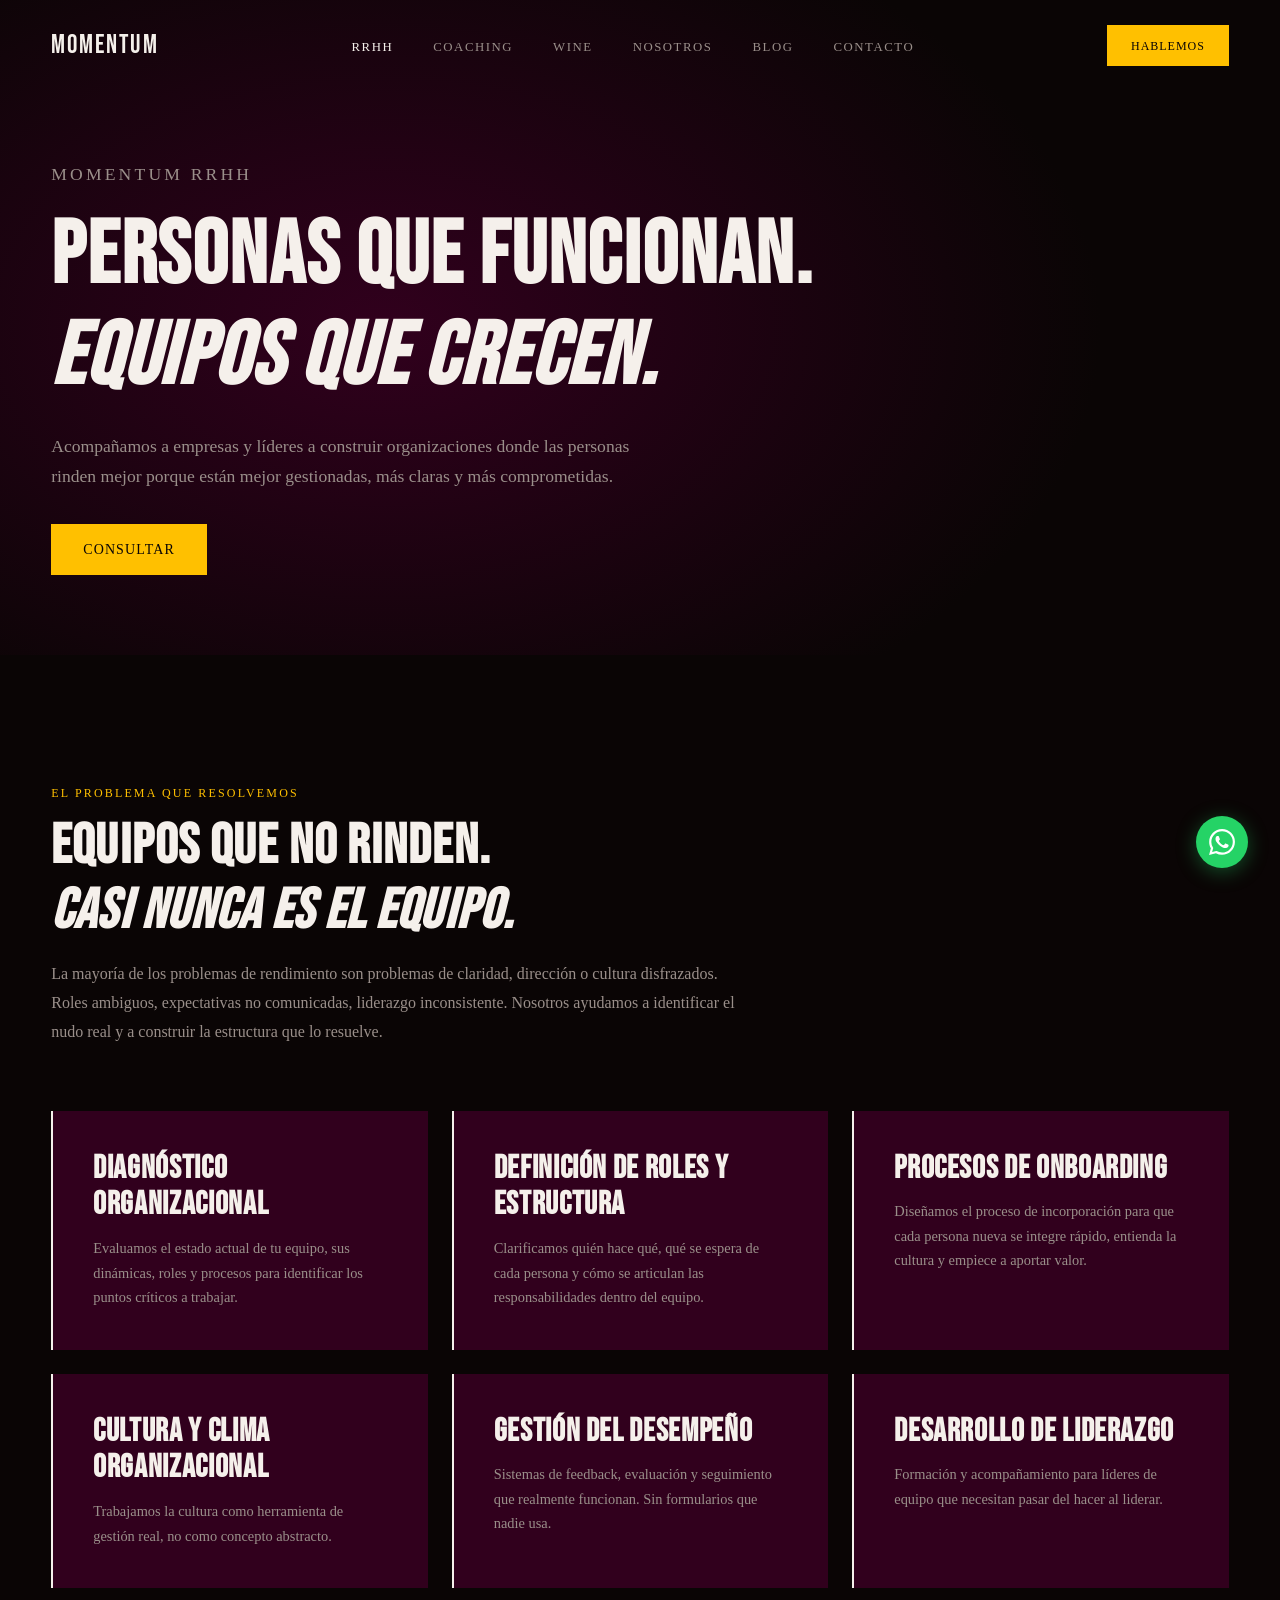
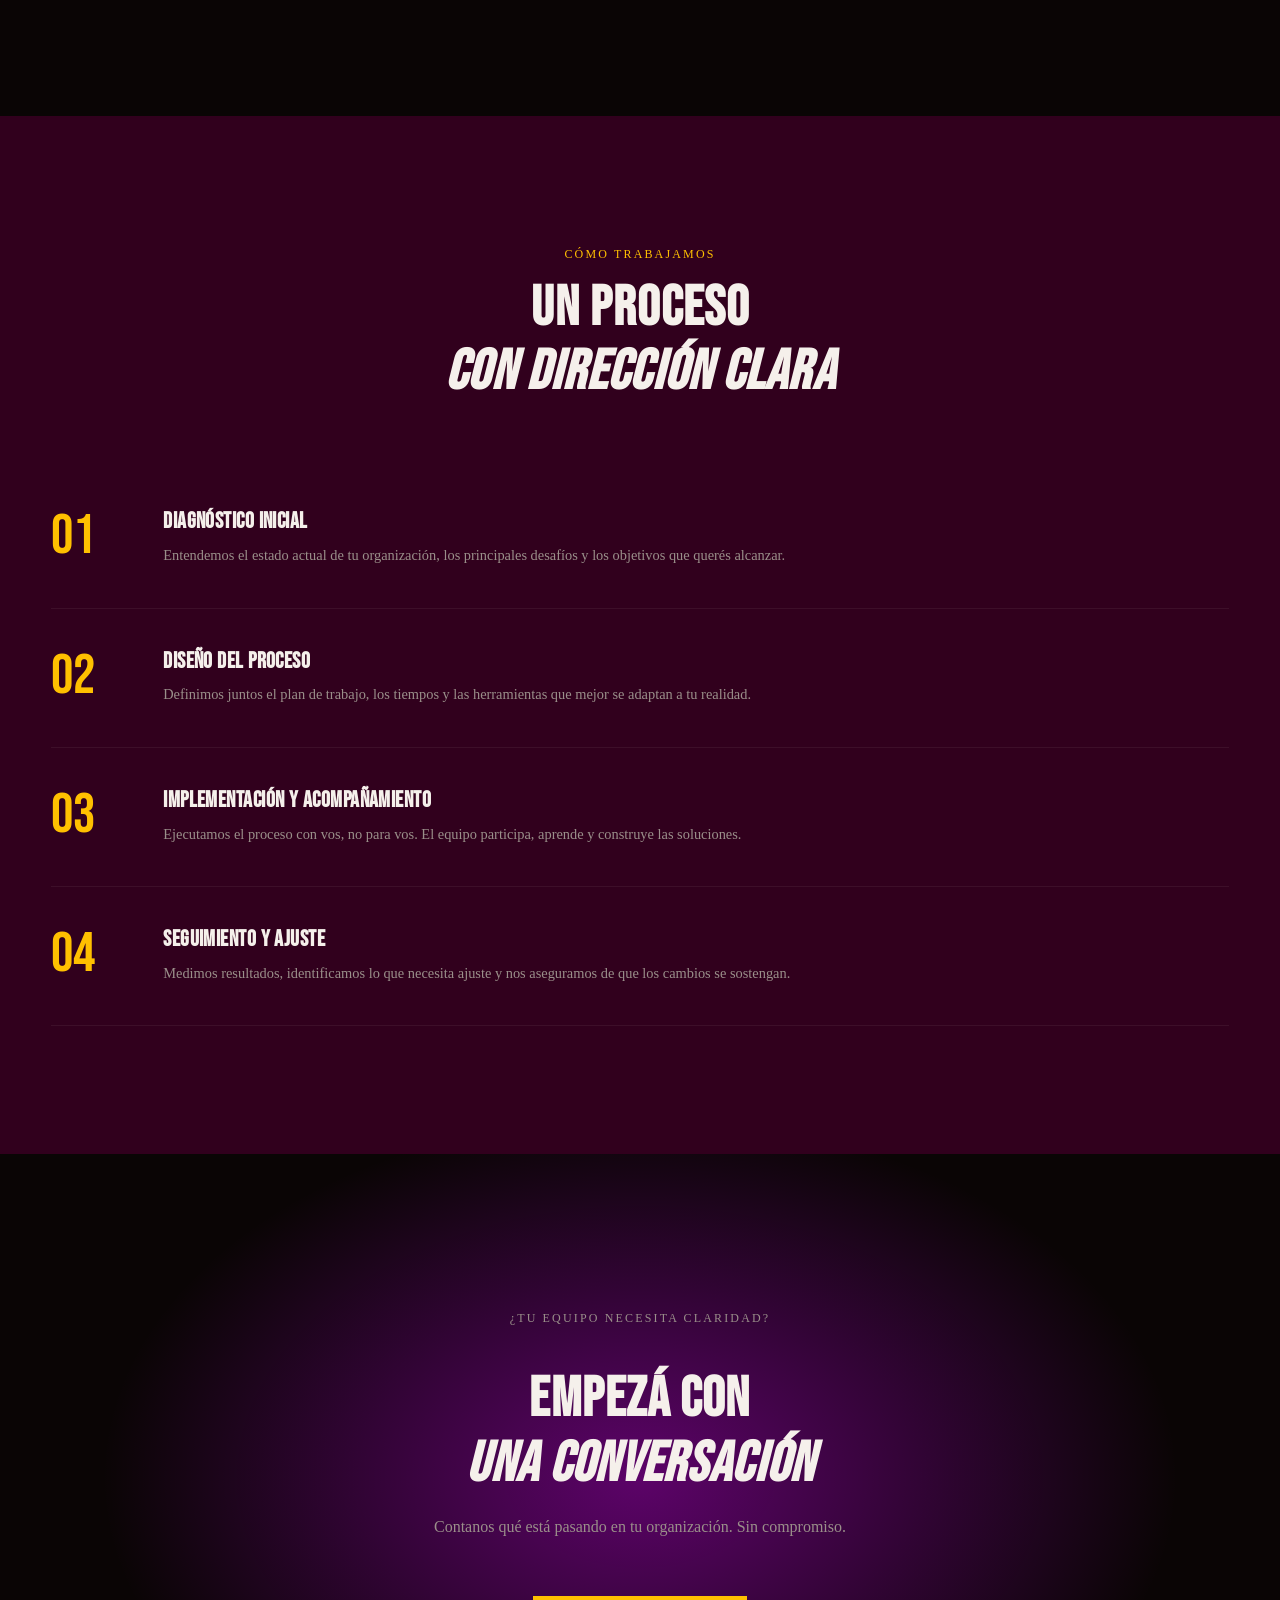
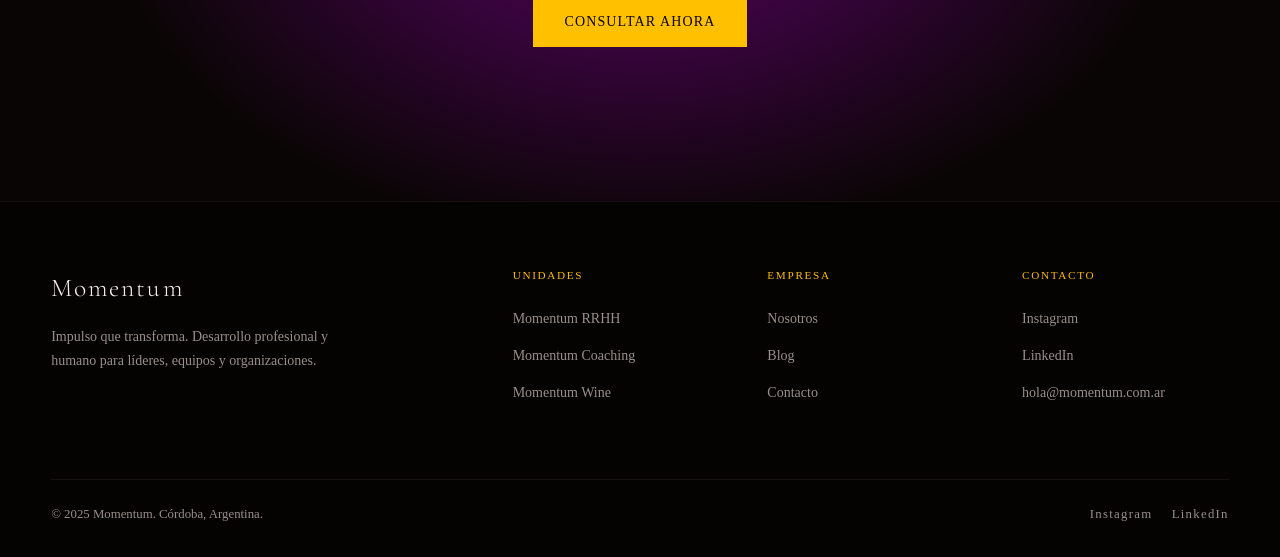
<file: pages/rrhh.html>
<!DOCTYPE html>
<html lang="es">
<head>
  <meta charset="UTF-8">
  <meta name="viewport" content="width=device-width, initial-scale=1.0">
  <meta name="description" content="Momentum RRHH — Gestión de personas, cultura organizacional y desarrollo de equipos en Córdoba, Argentina.">
  <meta name="keywords" content="RRHH Córdoba, gestión de equipos, cultura organizacional, recursos humanos, desarrollo organizacional Córdoba">
  <title>Momentum RRHH — Gestión de personas y equipos</title>
  <link rel="stylesheet" href="../css/style.css">
  <link href="https://fonts.googleapis.com/css2?family=Cormorant+Garamond:ital,wght@0,300;0,400;0,600;1,300;1,400&family=Inter:wght@300;400;500&display=swap" rel="stylesheet">
</head>
<body>

  <header class="header">
    <div class="container">
      <nav class="nav">
        <a href="../index.html" class="nav__logo">Momentum</a>
        <ul class="nav__links">
          <li><a href="rrhh.html" style="color:#F5F0EB;">RRHH</a></li>
          <li><a href="coaching.html">Coaching</a></li>
          <li><a href="wine.html">Wine</a></li>
          <li><a href="nosotros.html">Nosotros</a></li>
          <li><a href="blog.html">Blog</a></li>
          <li><a href="contacto.html">Contacto</a></li>
        </ul>
        <div class="nav__cta">
          <a href="contacto.html" class="btn btn--primary" style="font-size:.75rem;padding:.65rem 1.5rem;">Hablemos</a>
        </div>
        <button class="nav__burger" aria-label="Menú"><span></span><span></span><span></span></button>
      </nav>
    </div>
  </header>

  <nav class="nav__mobile">
    <button class="nav__mobile-close" aria-label="Cerrar">×</button>
    <a href="rrhh.html">RRHH</a>
    <a href="coaching.html">Coaching</a>
    <a href="wine.html">Wine</a>
    <a href="nosotros.html">Nosotros</a>
    <a href="blog.html">Blog</a>
    <a href="contacto.html">Contacto</a>
    <a href="contacto.html" class="btn btn--primary">Hablemos</a>
  </nav>

  <section class="page-hero">
    <div class="container">
      <p class="eyebrow">Momentum RRHH</p>
      <h1>Personas que funcionan.<br><em>Equipos que crecen.</em></h1>
      <p>Acompañamos a empresas y líderes a construir organizaciones donde las personas rinden mejor porque están mejor gestionadas, más claras y más comprometidas.</p>
      <a href="contacto.html" class="btn btn--primary" style="margin-top:2rem;">Consultar</a>
    </div>
  </section>

  <section class="section section--dark">
    <div class="container">
      <div style="max-width:700px;margin-bottom:4rem;" class="fade-in">
        <p class="eyebrow">El problema que resolvemos</p>
        <h2 style="margin-block:.75rem 1rem;">Equipos que no rinden.<br><em>Casi nunca es el equipo.</em></h2>
        <p style="color:var(--gris);font-size:1rem;line-height:1.8;">La mayoría de los problemas de rendimiento son problemas de claridad, dirección o cultura disfrazados. Roles ambiguos, expectativas no comunicadas, liderazgo inconsistente. Nosotros ayudamos a identificar el nudo real y a construir la estructura que lo resuelve.</p>
      </div>
      <div class="servicios__grid">
        <div class="servicio-card fade-in">
          <h3>Diagnóstico organizacional</h3>
          <p>Evaluamos el estado actual de tu equipo, sus dinámicas, roles y procesos para identificar los puntos críticos a trabajar.</p>
        </div>
        <div class="servicio-card fade-in">
          <h3>Definición de roles y estructura</h3>
          <p>Clarificamos quién hace qué, qué se espera de cada persona y cómo se articulan las responsabilidades dentro del equipo.</p>
        </div>
        <div class="servicio-card fade-in">
          <h3>Procesos de onboarding</h3>
          <p>Diseñamos el proceso de incorporación para que cada persona nueva se integre rápido, entienda la cultura y empiece a aportar valor.</p>
        </div>
        <div class="servicio-card fade-in">
          <h3>Cultura y clima organizacional</h3>
          <p>Trabajamos la cultura como herramienta de gestión real, no como concepto abstracto.</p>
        </div>
        <div class="servicio-card fade-in">
          <h3>Gestión del desempeño</h3>
          <p>Sistemas de feedback, evaluación y seguimiento que realmente funcionan. Sin formularios que nadie usa.</p>
        </div>
        <div class="servicio-card fade-in">
          <h3>Desarrollo de liderazgo</h3>
          <p>Formación y acompañamiento para líderes de equipo que necesitan pasar del hacer al liderar.</p>
        </div>
      </div>
    </div>
  </section>

  <section class="section section--borgona">
    <div class="container">
      <div style="text-align:center;margin-bottom:4rem;" class="fade-in">
        <p class="eyebrow">Cómo trabajamos</p>
        <h2 style="margin-top:.75rem;">Un proceso<br><em>con dirección clara</em></h2>
      </div>
      <div class="proceso__steps">
        <div class="paso fade-in">
          <span class="paso__num">01</span>
          <div><h4>Diagnóstico inicial</h4><p>Entendemos el estado actual de tu organización, los principales desafíos y los objetivos que querés alcanzar.</p></div>
        </div>
        <div class="paso fade-in">
          <span class="paso__num">02</span>
          <div><h4>Diseño del proceso</h4><p>Definimos juntos el plan de trabajo, los tiempos y las herramientas que mejor se adaptan a tu realidad.</p></div>
        </div>
        <div class="paso fade-in">
          <span class="paso__num">03</span>
          <div><h4>Implementación y acompañamiento</h4><p>Ejecutamos el proceso con vos, no para vos. El equipo participa, aprende y construye las soluciones.</p></div>
        </div>
        <div class="paso fade-in">
          <span class="paso__num">04</span>
          <div><h4>Seguimiento y ajuste</h4><p>Medimos resultados, identificamos lo que necesita ajuste y nos aseguramos de que los cambios se sostengan.</p></div>
        </div>
      </div>
    </div>
  </section>

  <section class="section section--dark cta-banner">
    <div class="container">
      <p class="eyebrow fade-in">¿Tu equipo necesita claridad?</p>
      <h2 class="fade-in" style="margin-block:.75rem 1rem;">Empezá con<br><em>una conversación</em></h2>
      <p class="fade-in">Contanos qué está pasando en tu organización. Sin compromiso.</p>
      <a href="contacto.html" class="btn btn--primary fade-in" style="margin-top:1rem;">Consultar ahora</a>
    </div>
  </section>

  <footer class="footer">
    <div class="container">
      <div class="footer__grid">
        <div class="footer__brand">
          <div style="font-family:'Cormorant Garamond',serif;font-size:1.6rem;font-weight:300;letter-spacing:.08em;">Momentum</div>
          <p>Impulso que transforma. Desarrollo profesional y humano para líderes, equipos y organizaciones.</p>
        </div>
        <div class="footer__col">
          <h5>Unidades</h5>
          <ul>
            <li><a href="rrhh.html">Momentum RRHH</a></li>
            <li><a href="coaching.html">Momentum Coaching</a></li>
            <li><a href="wine.html">Momentum Wine</a></li>
          </ul>
        </div>
        <div class="footer__col">
          <h5>Empresa</h5>
          <ul>
            <li><a href="nosotros.html">Nosotros</a></li>
            <li><a href="blog.html">Blog</a></li>
            <li><a href="contacto.html">Contacto</a></li>
          </ul>
        </div>
        <div class="footer__col">
          <h5>Contacto</h5>
          <ul>
            <li><a href="https://instagram.com" target="_blank">Instagram</a></li>
            <li><a href="https://linkedin.com" target="_blank">LinkedIn</a></li>
            <li><a href="mailto:hola@momentum.com.ar">hola@momentum.com.ar</a></li>
          </ul>
        </div>
      </div>
      <div class="footer__bottom">
        <p>© 2025 Momentum. Córdoba, Argentina.</p>
        <div class="footer__social">
          <a href="https://instagram.com" target="_blank">Instagram</a>
          <a href="https://linkedin.com" target="_blank">LinkedIn</a>
        </div>
      </div>
    </div>
  </footer>

  <a href="https://wa.me/5493510000000" target="_blank" class="wa-float" aria-label="WhatsApp">
    <svg viewBox="0 0 24 24" xmlns="http://www.w3.org/2000/svg"><path d="M17.472 14.382c-.297-.149-1.758-.867-2.03-.967-.273-.099-.471-.148-.67.15-.197.297-.767.966-.94 1.164-.173.199-.347.223-.644.075-.297-.15-1.255-.463-2.39-1.475-.883-.788-1.48-1.761-1.653-2.059-.173-.297-.018-.458.13-.606.134-.133.298-.347.446-.52.149-.174.198-.298.298-.497.099-.198.05-.371-.025-.52-.075-.149-.669-1.612-.916-2.207-.242-.579-.487-.5-.669-.51-.173-.008-.371-.01-.57-.01-.198 0-.52.074-.792.372-.272.297-1.04 1.016-1.04 2.479 0 1.462 1.065 2.875 1.213 3.074.149.198 2.096 3.2 5.077 4.487.709.306 1.262.489 1.694.625.712.227 1.36.195 1.871.118.571-.085 1.758-.719 2.006-1.413.248-.694.248-1.289.173-1.413-.074-.124-.272-.198-.57-.347m-5.421 7.403h-.004a9.87 9.87 0 01-5.031-1.378l-.361-.214-3.741.982.998-3.648-.235-.374a9.86 9.86 0 01-1.51-5.26c.001-5.45 4.436-9.884 9.888-9.884 2.64 0 5.122 1.03 6.988 2.898a9.825 9.825 0 012.893 6.994c-.003 5.45-4.437 9.884-9.885 9.884m8.413-18.297A11.815 11.815 0 0012.05 0C5.495 0 .16 5.335.157 11.892c0 2.096.547 4.142 1.588 5.945L.057 24l6.305-1.654a11.882 11.882 0 005.683 1.448h.005c6.554 0 11.89-5.335 11.893-11.893a11.821 11.821 0 00-3.48-8.413z"/></svg>
  </a>

  <script src="../js/main.js"></script>
</body>
</html>
</file>
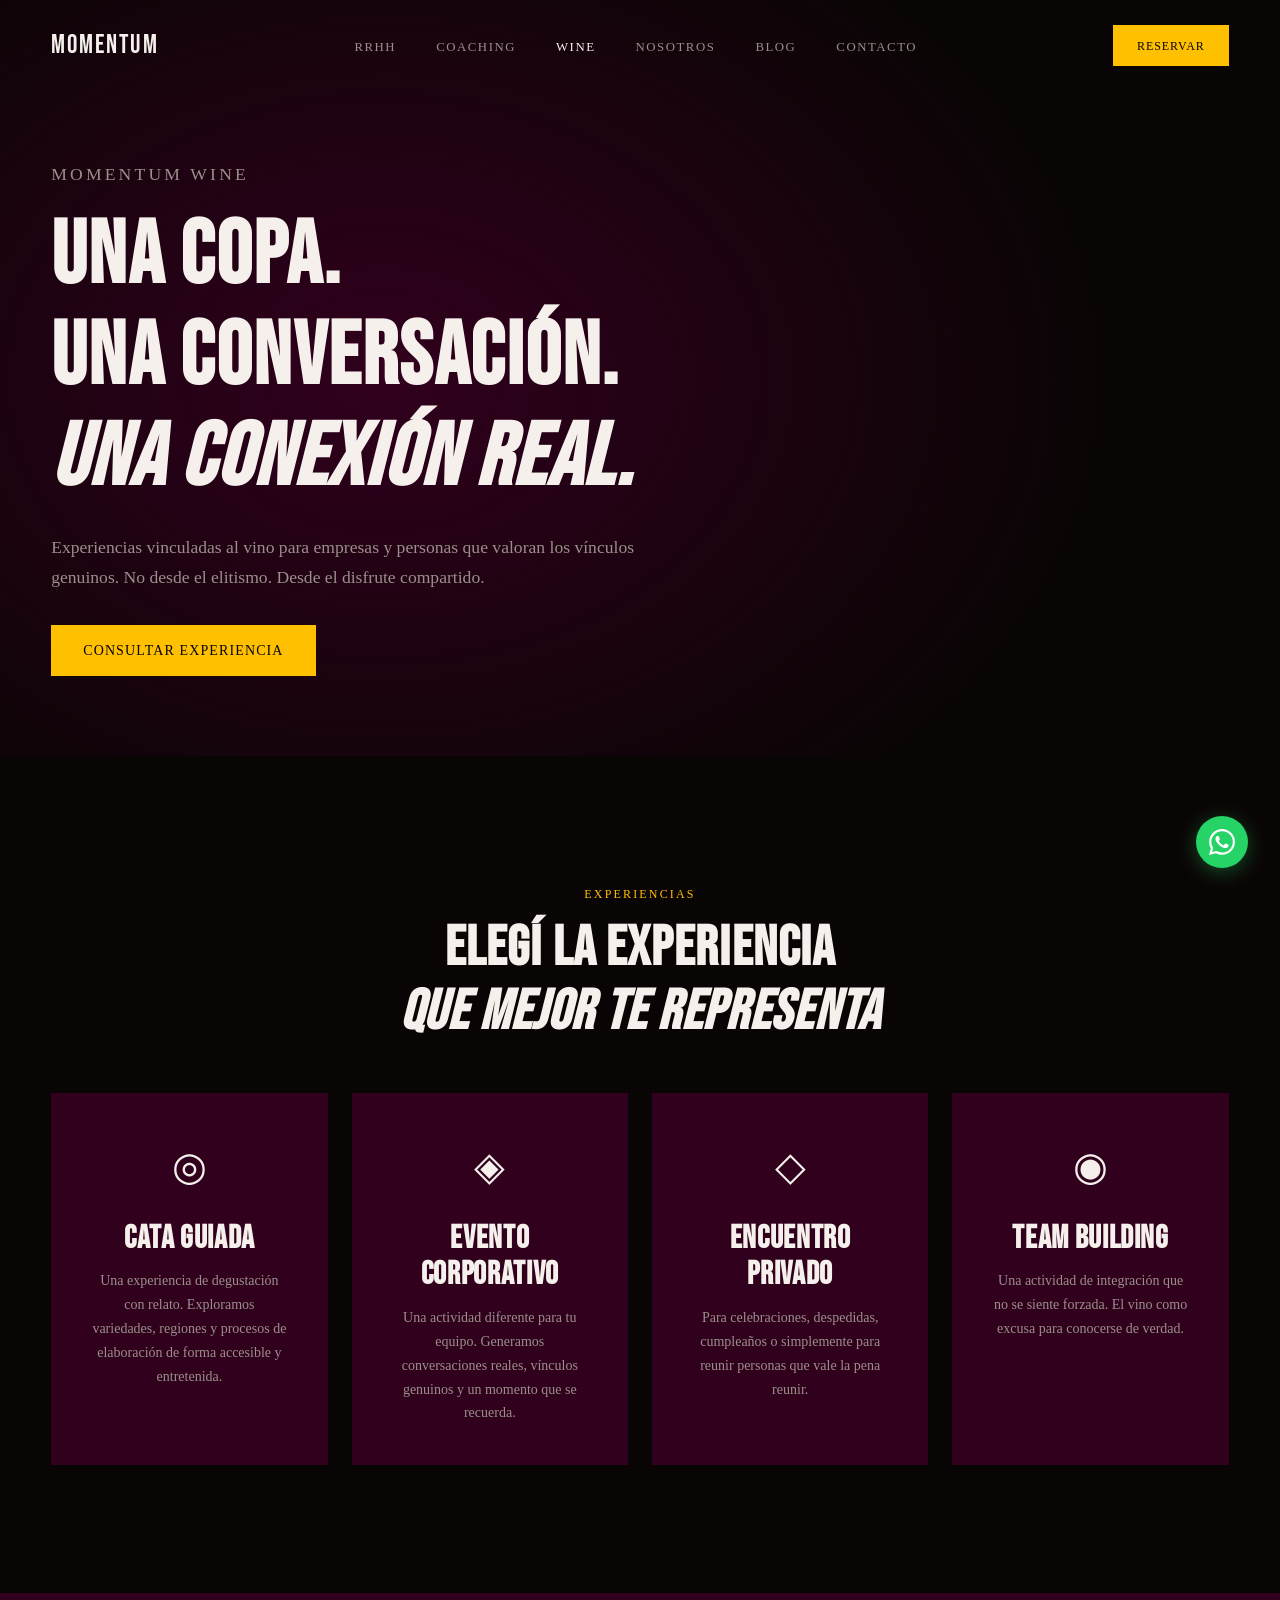
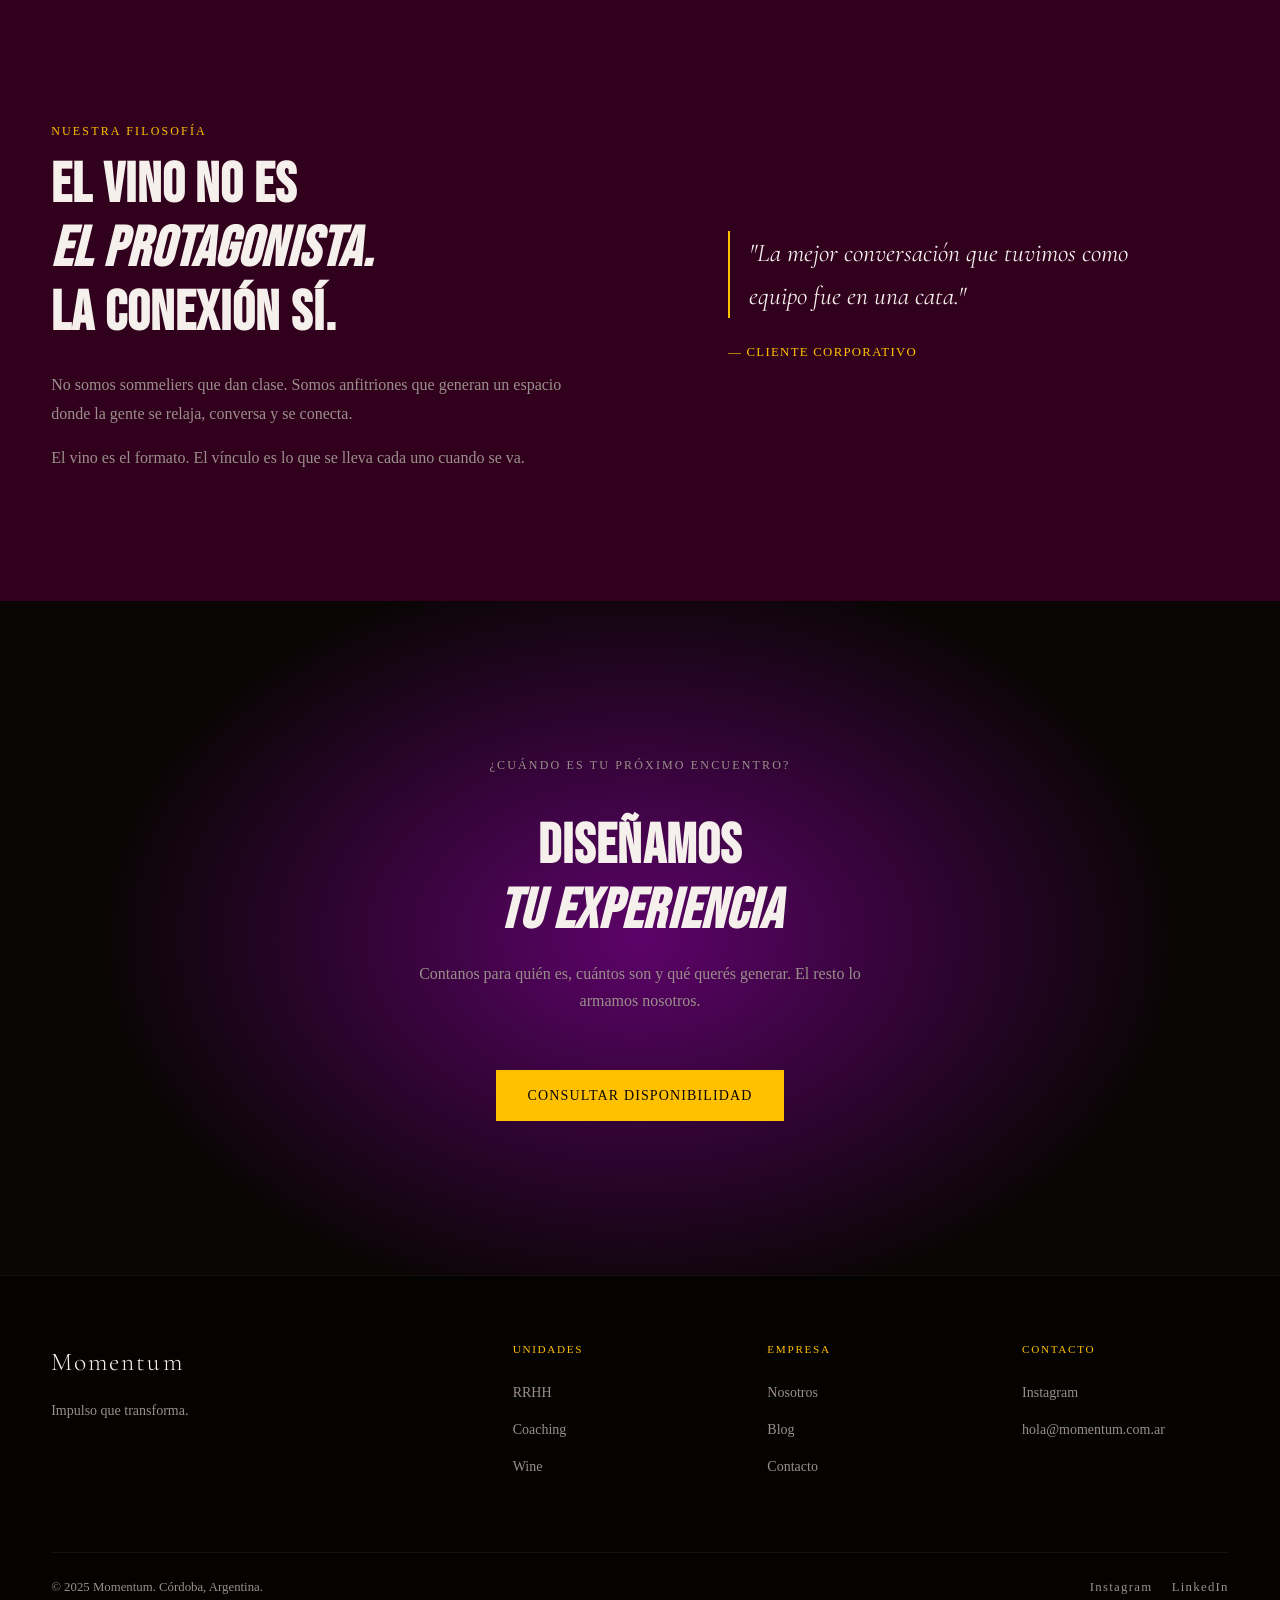
<file: pages/wine.html>
<!DOCTYPE html>
<html lang="es">
<head>
  <meta charset="UTF-8"><meta name="viewport" content="width=device-width, initial-scale=1.0">
  <meta name="description" content="Momentum Wine — Experiencias de vino en Córdoba. Catas, eventos corporativos y encuentros privados donde el vínculo y la conversación son protagonistas.">
  <meta name="keywords" content="catas de vino Córdoba, eventos corporativos vino Córdoba, experiencias de vino, team building Córdoba">
  <title>Momentum Wine — Experiencias de vino en Córdoba</title>
  <link rel="stylesheet" href="../css/style.css">
  <link href="https://fonts.googleapis.com/css2?family=Cormorant+Garamond:ital,wght@0,300;0,400;0,600;1,300;1,400&family=Inter:wght@300;400;500&display=swap" rel="stylesheet">
</head>
<body>
  <header class="header"><div class="container"><nav class="nav">
    <a href="../index.html" class="nav__logo">Momentum</a>
    <ul class="nav__links"><li><a href="rrhh.html">RRHH</a></li><li><a href="coaching.html">Coaching</a></li><li><a href="wine.html" style="color:#F5F0EB;">Wine</a></li><li><a href="nosotros.html">Nosotros</a></li><li><a href="blog.html">Blog</a></li><li><a href="contacto.html">Contacto</a></li></ul>
    <div class="nav__cta"><a href="contacto.html" class="btn btn--primary" style="font-size:.75rem;padding:.65rem 1.5rem;">Reservar</a></div>
    <button class="nav__burger" aria-label="Menú"><span></span><span></span><span></span></button>
  </nav></div></header>
  <nav class="nav__mobile"><button class="nav__mobile-close" aria-label="Cerrar">×</button><a href="rrhh.html">RRHH</a><a href="coaching.html">Coaching</a><a href="wine.html">Wine</a><a href="nosotros.html">Nosotros</a><a href="blog.html">Blog</a><a href="contacto.html">Contacto</a><a href="contacto.html" class="btn btn--primary">Reservar</a></nav>

  <section class="page-hero" style="background:radial-gradient(ellipse 80% 100% at 60% 50%, #6B1D2A 0%, #0a0505 70%);">
    <div class="container">
      <p class="eyebrow">Momentum Wine</p>
      <h1>Una copa.<br>Una conversación.<br><em>Una conexión real.</em></h1>
      <p>Experiencias vinculadas al vino para empresas y personas que valoran los vínculos genuinos. No desde el elitismo. Desde el disfrute compartido.</p>
      <a href="contacto.html" class="btn btn--primary" style="margin-top:2rem;">Consultar experiencia</a>
    </div>
  </section>

  <section class="section section--dark">
    <div class="container">
      <div style="text-align:center;margin-bottom:3rem;" class="fade-in">
        <p class="eyebrow">Experiencias</p>
        <h2 style="margin-top:.75rem;">Elegí la experiencia<br><em>que mejor te representa</em></h2>
      </div>
      <div class="wine__experiencias">
        <div class="wine-card fade-in"><div class="wine-card__icon">◎</div><h3>Cata guiada</h3><p>Una experiencia de degustación con relato. Exploramos variedades, regiones y procesos de elaboración de forma accesible y entretenida.</p></div>
        <div class="wine-card fade-in"><div class="wine-card__icon">◈</div><h3>Evento corporativo</h3><p>Una actividad diferente para tu equipo. Generamos conversaciones reales, vínculos genuinos y un momento que se recuerda.</p></div>
        <div class="wine-card fade-in"><div class="wine-card__icon">◇</div><h3>Encuentro privado</h3><p>Para celebraciones, despedidas, cumpleaños o simplemente para reunir personas que vale la pena reunir.</p></div>
        <div class="wine-card fade-in"><div class="wine-card__icon">◉</div><h3>Team building</h3><p>Una actividad de integración que no se siente forzada. El vino como excusa para conocerse de verdad.</p></div>
      </div>
    </div>
  </section>

  <section class="section section--borgona">
    <div class="container">
      <div class="diferencial__grid">
        <div class="fade-in">
          <p class="eyebrow">Nuestra filosofía</p>
          <h2 style="margin-block:.75rem 1.5rem;">El vino no es<br><em>el protagonista.</em><br>La conexión sí.</h2>
          <p style="color:var(--gris);line-height:1.8;margin-bottom:1rem;">No somos sommeliers que dan clase. Somos anfitriones que generan un espacio donde la gente se relaja, conversa y se conecta.</p>
          <p style="color:var(--gris);line-height:1.8;">El vino es el formato. El vínculo es lo que se lleva cada uno cuando se va.</p>
        </div>
        <div class="fade-in" style="background:var(--borgona);padding:3rem;display:flex;flex-direction:column;justify-content:center;gap:1.5rem;">
          <blockquote style="font-family:'Cormorant Garamond',serif;font-size:1.6rem;font-style:italic;border-left:2px solid var(--ambar);padding-left:1.2rem;">"La mejor conversación que tuvimos como equipo fue en una cata."</blockquote>
          <p style="color:var(--ambar);font-size:.8rem;letter-spacing:.1em;text-transform:uppercase;">— Cliente corporativo</p>
        </div>
      </div>
    </div>
  </section>

  <section class="section section--dark cta-banner">
    <div class="container">
      <p class="eyebrow fade-in">¿Cuándo es tu próximo encuentro?</p>
      <h2 class="fade-in" style="margin-block:.75rem 1rem;">Diseñamos<br><em>tu experiencia</em></h2>
      <p class="fade-in">Contanos para quién es, cuántos son y qué querés generar. El resto lo armamos nosotros.</p>
      <a href="contacto.html" class="btn btn--primary fade-in" style="margin-top:1rem;">Consultar disponibilidad</a>
    </div>
  </section>

  <footer class="footer"><div class="container"><div class="footer__grid"><div class="footer__brand"><div style="font-family:'Cormorant Garamond',serif;font-size:1.6rem;font-weight:300;letter-spacing:.08em;">Momentum</div><p>Impulso que transforma.</p></div><div class="footer__col"><h5>Unidades</h5><ul><li><a href="rrhh.html">RRHH</a></li><li><a href="coaching.html">Coaching</a></li><li><a href="wine.html">Wine</a></li></ul></div><div class="footer__col"><h5>Empresa</h5><ul><li><a href="nosotros.html">Nosotros</a></li><li><a href="blog.html">Blog</a></li><li><a href="contacto.html">Contacto</a></li></ul></div><div class="footer__col"><h5>Contacto</h5><ul><li><a href="https://instagram.com" target="_blank">Instagram</a></li><li><a href="mailto:hola@momentum.com.ar">hola@momentum.com.ar</a></li></ul></div></div><div class="footer__bottom"><p>© 2025 Momentum. Córdoba, Argentina.</p><div class="footer__social"><a href="https://instagram.com" target="_blank">Instagram</a><a href="https://linkedin.com" target="_blank">LinkedIn</a></div></div></div></footer>
  <a href="https://wa.me/5493513838930" target="_blank" class="wa-float" aria-label="WhatsApp">
  <svg viewBox="0 0 24 24" xmlns="http://www.w3.org/2000/svg">
    <path d="M17.472 14.382c-.297-.149-1.758-.867-2.03-.967-.273-.099-.471-.148-.67.15-.197.297-.767.966-.94 1.164-.173.199-.347.223-.644.075-.297-.15-1.255-.463-2.39-1.475-.883-.788-1.48-1.761-1.653-2.059-.173-.297-.018-.458.13-.606.134-.133.298-.347.446-.52.149-.174.198-.298.298-.497.099-.198.05-.371-.025-.52-.075-.149-.669-1.612-.916-2.207-.242-.579-.487-.5-.669-.51-.173-.008-.371-.01-.57-.01-.198 0-.52.074-.792.372-.272.297-1.04 1.016-1.04 2.479 0 1.462 1.065 2.875 1.213 3.074.149.198 2.096 3.2 5.077 4.487.709.306 1.262.489 1.694.625.712.227 1.36.195 1.871.118.571-.085 1.758-.719 2.006-1.413.248-.694.248-1.289.173-1.413-.074-.124-.272-.198-.57-.347m-5.421 7.403h-.004a9.87 9.87 0 01-5.031-1.378l-.361-.214-3.741.982.998-3.648-.235-.374a9.86 9.86 0 01-1.51-5.26c.001-5.45 4.436-9.884 9.888-9.884 2.64 0 5.122 1.03 6.988 2.898a9.825 9.825 0 012.893 6.994c-.003 5.45-4.437 9.884-9.885 9.884m8.413-18.297A11.815 11.815 0 0012.05 0C5.495 0 .16 5.335.157 11.892c0 2.096.547 4.142 1.588 5.945L.057 24l6.305-1.654a11.882 11.882 0 005.683 1.448h.005c6.554 0 11.89-5.335 11.893-11.893a11.821 11.821 0 00-3.48-8.413z"/>
  </svg>
</a>
</file>
<file: css/style.css>
@import url('https://fonts.googleapis.com/css2?family=Bebas+Neue&display=swap');

@font-face {
  font-family: 'Segoe Script';
  src: local('Segoe Script');
  font-weight: normal;
  font-style: normal;
}

@font-face {
  font-family: 'Monument Extended';
  src: local('Monument Extended');
  font-weight: 700;
  font-style: normal;
}

/* ── TOKENS ── */
:root {
  --negro:    #0a0505;
  --borgona:  #31001D;
  --borgona2: #D800FF;
  --ambar:    #FFC000;
  --violeta:  #D800FF;
  --blanco:   #F5F0EB;
  --gris:     #9A8F8A;
  --display:  'Monument Extended', 'Bebas Neue', sans-serif;
  --body:     'Palatino Linotype', Palatino, Georgia, serif;
  --script:   'Segoe Script', cursive;
  --ease:     cubic-bezier(.4,0,.2,1);
}

*, *::before, *::after { box-sizing: border-box; margin: 0; padding: 0; }

html { scroll-behavior: smooth; }

body {
  background: var(--negro);
  color: var(--blanco);
  font-family: var(--body);
  font-size: 16px;
  line-height: 1.7;
  overflow-x: hidden;
}

img { max-width: 100%; display: block; }
a { color: inherit; text-decoration: none; }

/* ── TIPOGRAFÍA ── */
h1, h2, h3, h4 {
  font-family: var(--display);
  font-weight: 700;
  line-height: 1.15;
  letter-spacing: .02em;
}

h1 { font-size: clamp(2.8rem, 7vw, 5.5rem); }
h2 { font-size: clamp(2rem, 4.5vw, 3.5rem); }
h3 { font-size: clamp(1.4rem, 3vw, 2rem); }
h4 { font-size: clamp(1.1rem, 2vw, 1.4rem); }

body {
  font-family: var(--body);
  font-size: 16px;
  line-height: 1.7;
}

p, li, a, span, label, input, textarea, select {
  font-family: var(--body);
}

.eyebrow {
  font-family: var(--body);
  font-size: .75rem;
  font-weight: 500;
  letter-spacing: .18em;
  text-transform: uppercase;
  color: var(--ambar);
}

/* Segoe Script — para frases cortas, resaltadas o decorativas */
.script {
  font-family: var(--script);
  font-size: 1.2em;
  color: var(--ambar);
  font-weight: normal;
}

/* Acento violeta */
.accent-violeta { color: var(--violeta); }
.accent { color: var(--ambar); }
/* ── LAYOUT ── */
.container {
  width: min(1200px, 92vw);
  margin-inline: auto;
}

.section {
  padding-block: clamp(4rem, 10vw, 8rem);
}

.section--dark   { background: var(--negro); }
.section--borgona { background: var(--borgona); }
.section--mid    { background: #150608; }

/* ── BOTONES ── */
.btn {
  display: inline-flex;
  align-items: center;
  gap: .5rem;
  padding: .85rem 2rem;
  font-family: var(--body);
  font-size: .875rem;
  font-weight: 500;
  letter-spacing: .08em;
  text-transform: uppercase;
  border: none;
  cursor: pointer;
  transition: all .3s var(--ease);
}

.btn--primary {
  background: var(--ambar);
  color: var(--negro);
}
.btn--primary:hover { 
  background: var(--blanco);
  color: var(--negro);
  transform: translateY(-2px); 
}
.btn--outline {
  background: transparent;
  color: var(--blanco);
  border: 1px solid rgba(245,240,235,.3);
}
.btn--outline:hover { border-color: var(--ambar); color: var(--ambar); }

.btn--ghost {
  background: transparent;
  color: var(--ambar);
  padding: 0;
  letter-spacing: .1em;
}
.btn--ghost::after { content: ' →'; transition: margin .3s var(--ease); }
.btn--ghost:hover::after { margin-left: .4rem; }

/* ── HEADER / NAV ── */
.header {
  position: fixed;
  top: 0; left: 0; right: 0;
  z-index: 100;
  padding: 1.5rem 0;
  transition: background .4s var(--ease), padding .4s var(--ease);
}

.header.scrolled {
  background: rgba(10,5,5,.92);
  backdrop-filter: blur(12px);
  padding: 1rem 0;
}

.nav {
  display: flex;
  align-items: center;
  justify-content: space-between;
}

.nav__logo {
  font-family: var(--display);
  font-size: 1.6rem;
  font-weight: 300;
  letter-spacing: .08em;
  color: var(--blanco);
}

.nav__logo span { color: var(--ambar); }

.nav__links {
  display: flex;
  gap: 2.5rem;
  list-style: none;
}

.nav__links a {
  font-size: .8rem;
  font-weight: 400;
  letter-spacing: .12em;
  text-transform: uppercase;
  color: var(--gris);
  transition: color .3s var(--ease);
}

.nav__links a:hover { color: var(--blanco); }

.nav__cta { display: flex; align-items: center; }

.nav__burger {
  display: none;
  flex-direction: column;
  gap: 5px;
  cursor: pointer;
  background: none;
  border: none;
  padding: .5rem;
}

.nav__burger span {
  display: block;
  width: 24px;
  height: 1px;
  background: var(--blanco);
  transition: all .3s var(--ease);
}

/* Mobile nav */
.nav__mobile {
  display: none;
  position: fixed;
  inset: 0;
  background: var(--borgona);
  z-index: 200;
  flex-direction: column;
  align-items: center;
  justify-content: center;
  gap: 2.5rem;
}

.nav__mobile.open { display: flex; }

.nav__mobile a {
  font-family: var(--display);
  font-size: 2.5rem;
  font-weight: 300;
  color: var(--blanco);
  letter-spacing: .05em;
  transition: color .3s var(--ease);
}

.nav__mobile a:hover { color: var(--ambar); }

.nav__mobile-close {
  position: absolute;
  top: 1.5rem; right: 1.5rem;
  background: none;
  border: none;
  color: var(--blanco);
  font-size: 2rem;
  cursor: pointer;
}
.diferencial__bg {
  width: 100%;
  height: 100%;
  background: linear-gradient(135deg, #00000022 0%, #ffbb00 50%, #00000022 100%);
  display: flex;
  align-items: center;
  justify-content: center;
}

#logo-momentum {
  width: 60%;   /* ocupa el 60% del ancho del cuadrado */
  height: auto;
}



/* ── HERO ── */
.hero {
  position: relative;
  min-height: 100svh;
  display: flex;
  align-items: center;
  overflow: hidden;
}

.hero__bg {
  position: absolute;
  inset: 0;
  background: radial-gradient(ellipse 80% 60% at 70% 50%, #6B1D2A 0%, #3d0a12 45%, #0a0505 100%);
}

.hero__content {
  position: relative;
  z-index: 2;
  max-width: 800px;
  padding-top: 6rem;
}

.hero__eyebrow { margin-bottom: 1.5rem; }

.hero__title {
  margin-bottom: 1.5rem;
  color: var(--blanco);
}

.hero__title em {
  font-style: italic;
  color: var(--ambar);
}

.hero__sub {
  font-size: 1.1rem;
  color: var(--gris);
  max-width: 520px;
  margin-bottom: 2.5rem;
  font-weight: 300;
}

.hero__actions {
  display: flex;
  gap: 1rem;
  flex-wrap: wrap;
}

.hero__scroll {
  position: absolute;
  bottom: 2rem;
  left: 50%;
  transform: translateX(-50%);
  display: flex;
  flex-direction: column;
  align-items: center;
  gap: .5rem;
  color: var(--gris);
  font-size: .7rem;
  letter-spacing: .15em;
  text-transform: uppercase;
  animation: scrollBounce 2s infinite;
}

.hero__scroll::after {
  content: '';
  display: block;
  width: 1px;
  height: 40px;
  background: linear-gradient(to bottom, var(--ambar), transparent);
}

@keyframes scrollBounce {
  0%, 100% { transform: translateX(-50%) translateY(0); }
  50% { transform: translateX(-50%) translateY(6px); }
}

/* ── UNIDADES CARDS ── */
.units {
  display: grid;
  grid-template-columns: repeat(3, 1fr);
  gap: 1px;
  background: rgba(245,240,235,.06);
}

.unit-card {
  background: var(--negro);
  padding: 3rem 2.5rem;
  transition: background .4s var(--ease);
  position: relative;
  overflow: hidden;
}

.unit-card::before {
  content: '';
  position: absolute;
  bottom: 0; left: 0; right: 0;
  height: 2px;
  background: var(--ambar);
  transform: scaleX(0);
  transform-origin: left;
  transition: transform .4s var(--ease);
}

.unit-card:hover { background: var(--borgona); }
.unit-card:hover::before { transform: scaleX(1); }

.unit-card__icon {
  font-size: 2rem;
  margin-bottom: 1.5rem;
  color: var(--ambar);
}

.unit-card__title {
  font-size: 1.6rem;
  margin-bottom: .75rem;
}

.unit-card__desc {
  color: var(--gris);
  font-size: .9rem;
  line-height: 1.7;
  margin-bottom: 2rem;
}

/* ── DIFERENCIAL ── */
.diferencial__grid {
  display: grid;
  grid-template-columns: 1fr 1fr;
  gap: 5rem;
  align-items: center;
}

.diferencial__list {
  list-style: none;
  display: flex;
  flex-direction: column;
  gap: 2rem;
}

.diferencial__item {
  display: flex;
  gap: 1.5rem;
  align-items: flex-start;
}

.diferencial__num {
  font-family: var(--display);
  font-size: 3rem;
  font-weight: 300;
  color: var(--ambar);
  line-height: 1;
  flex-shrink: 0;
}

.diferencial__text h4 { margin-bottom: .4rem; }
.diferencial__text p { color: var(--gris); font-size: .9rem; }

.diferencial__visual {
  position: relative;
  height: 500px;
  background: var(--borgona);
  overflow: hidden;
}

.diferencial__visual img {
  width: 100%; height: 100%;
  object-fit: cover;
  opacity: .6;
}

.diferencial__quote {
  position: absolute;
  bottom: 2rem; left: 2rem; right: 2rem;
  font-family: var(--display);
  font-size: 1.4rem;
  font-style: italic;
  color: var(--blanco);
  border-left: 2px solid var(--ambar);
  padding-left: 1.2rem;
}

/* ── TESTIMONIOS ── */
.testimonios__grid {
  display: grid;
  grid-template-columns: repeat(3, 1fr);
  gap: 1.5rem;
}

.testimonio {
  background: var(--borgona);
  padding: 2.5rem;
  border-top: 1px solid var(--blanco);
}

.testimonio__text {
  font-family: var(--display);
  font-size: 1.1rem;
  font-style: italic;
  color: var(--blanco);
  margin-bottom: 1.5rem;
  line-height: 1.6;
}

.testimonio__autor {
  font-size: .8rem;
  color: var(--ambar);
  letter-spacing: .1em;
  text-transform: uppercase;
}

/* ── CTA BANNER ── */
.cta-banner {
  text-align: center;
  padding-block: clamp(5rem, 12vw, 10rem);
  position: relative;
  overflow: hidden;
}

.cta-banner::before {
  content: '';
  position: absolute;
  inset: 0;
  background: radial-gradient(ellipse 60% 80% at 50% 50%, var(--borgona2) 0%, transparent 70%);
  opacity: .4;
}

.cta-banner > * { position: relative; z-index: 1; }
.cta-banner h2 { margin-bottom: 1rem; }
.cta-banner p { color: var(--gris); margin-bottom: 2.5rem; max-width: 500px; margin-inline: auto; }

/* ── FOOTER ── */
.footer {
  background: #050202;
  padding-block: 4rem 2rem;
  border-top: 1px solid rgba(245,240,235,.06);
}

.footer__grid {
  display: grid;
  grid-template-columns: 2fr 1fr 1fr 1fr;
  gap: 3rem;
  margin-bottom: 4rem;
}

.footer__brand p {
  color: var(--gris);
  font-size: .875rem;
  margin-top: 1rem;
  max-width: 280px;
}

.footer__col h5 {
  font-family: var(--body);
  font-size: .7rem;
  font-weight: 500;
  letter-spacing: .15em;
  text-transform: uppercase;
  color: var(--ambar);
  margin-bottom: 1.2rem;
}

.footer__col ul { list-style: none; }
.footer__col li { margin-bottom: .6rem; }
.footer__col a {
  color: var(--gris);
  font-size: .875rem;
  transition: color .3s var(--ease);
}
.footer__col a:hover { color: var(--blanco); }

.footer__bottom {
  border-top: 1px solid rgba(245,240,235,.06);
  padding-top: 1.5rem;
  display: flex;
  justify-content: space-between;
  align-items: center;
  flex-wrap: wrap;
  gap: 1rem;
}

.footer__bottom p {
  color: var(--gris);
  font-size: .8rem;
}

.footer__social {
  display: flex;
  gap: 1.2rem;
}

.footer__social a {
  color: var(--gris);
  font-size: .8rem;
  letter-spacing: .1em;
  transition: color .3s var(--ease);
}
.footer__social a:hover { color: var(--ambar); }

/* ── WHATSAPP FLOTANTE ── */
.wa-float {
  position: fixed;
  bottom: 2rem;
  right: 2rem;
  z-index: 99;
  width: 52px;
  height: 52px;
  background: #25D366;
  border-radius: 50%;
  display: flex;
  align-items: center;
  justify-content: center;
  box-shadow: 0 4px 20px rgba(37,211,102,.35);
  transition: transform .3s var(--ease);
}

.wa-float:hover { transform: scale(1.1); }

.wa-float svg { width: 26px; height: 26px; fill: white; }

/* ── PÁGINAS INTERNAS ── */
.page-hero {
  padding-top: 10rem;
  padding-bottom: 5rem;
  position: relative;
  overflow: hidden;
}

.page-hero::before {
  content: '';
  position: absolute;
  inset: 0;
  background: radial-gradient(ellipse 80% 100% at 30% 50%, var(--borgona) 0%, var(--negro) 70%);
}

.page-hero > .container { position: relative; z-index: 1; }

.page-hero h1 { margin-block: 1rem 1.5rem; }
.page-hero p { color: var(--gris); max-width: 600px; font-size: 1.1rem; }

/* Servicios */
.servicios__grid {
  display: grid;
  grid-template-columns: repeat(auto-fit, minmax(280px, 1fr));
  gap: 1.5rem;
}

.servicio-card {
  background: var(--borgona);
  padding: 2.5rem;
  border-left: 2px solid var(--blanco);
  transition: border-color .3s var(--ease);
}

.servicio-card:hover { border-color: var(--ambar); }
.servicio-card h3 { margin-bottom: .75rem; }
.servicio-card p { color: var(--gris); font-size: .9rem; }

/* Proceso */
.proceso__steps {
  display: flex;
  flex-direction: column;
  gap: 0;
}

.paso {
  display: grid;
  grid-template-columns: 80px 1fr;
  gap: 2rem;
  padding-block: 2.5rem;
  border-bottom: 1px solid rgba(245,240,235,.06);
  align-items: start;
}

.paso__num {
  font-family: var(--display);
  font-size: 3.5rem;
  font-weight: 300;
  color: var(--ambar);
  line-height: 1;
}

.paso h4 { margin-bottom: .5rem; }
.paso p { color: var(--gris); font-size: .9rem; }

/* Blog */
.blog__grid {
  display: grid;
  grid-template-columns: repeat(auto-fit, minmax(300px, 1fr));
  gap: 2rem;
}

.blog-card {
  background: var(--borgona);
  overflow: hidden;
  transition: transform .3s var(--ease);
}

.blog-card:hover { transform: translateY(-4px); }

.blog-card__img {
  height: 200px;
  background: var(--borgona2);
  overflow: hidden;
}

.blog-card__img img {
  width: 100%; height: 100%;
  object-fit: cover;
  transition: transform .5s var(--ease);
}

.blog-card:hover .blog-card__img img { transform: scale(1.05); }

.blog-card__body { padding: 2rem; }

.blog-card__cat {
  font-size: .7rem;
  font-weight: 500;
  letter-spacing: .15em;
  text-transform: uppercase;
  color: var(--ambar);
  margin-bottom: .75rem;
}

.blog-card__title {
  font-size: 1.2rem;
  margin-bottom: 1rem;
  line-height: 1.3;
}

.blog-card__meta {
  font-size: .8rem;
  color: var(--gris);
}

/* Contacto */
.contacto__grid {
  display: grid;
  grid-template-columns: 1fr 1.2fr;
  gap: 5rem;
  align-items: start;
}

.contacto__info h3 { margin-bottom: 1rem; }
.contacto__info p { color: var(--gris); margin-bottom: 2rem; }

.contacto__dato {
  display: flex;
  gap: 1rem;
  align-items: center;
  margin-bottom: 1.2rem;
  color: var(--gris);
  font-size: .9rem;
}

.contacto__dato span:first-child { color: var(--ambar); font-size: 1.2rem; }

.form { display: flex; flex-direction: column; gap: 1.2rem; }

.form__group { display: flex; flex-direction: column; gap: .5rem; }

.form__group label {
  font-size: .75rem;
  font-weight: 500;
  letter-spacing: .1em;
  text-transform: uppercase;
  color: var(--gris);
}

.form__group input,
.form__group select,
.form__group textarea {
  background: var(--borgona);
  border: 1px solid rgba(245,240,235,.1);
  color: var(--blanco);
  padding: .9rem 1.2rem;
  font-family: var(--body);
  font-size: .9rem;
  transition: border-color .3s var(--ease);
  outline: none;
  width: 100%;
}

.form__group input:focus,
.form__group select:focus,
.form__group textarea:focus {
  border-color: var(--ambar);
}

.form__group textarea { resize: vertical; min-height: 140px; }

.form__group select option { background: var(--borgona); }

/* Nosotros */
#logo-momentum-sobrenosotros {
  width: 300px;   /* aumentá este valor para agrandar */
  height: auto;   /* mantiene proporción */
}

.equipo__grid {
  display: grid;
  grid-template-columns: repeat(auto-fit, minmax(280px, 1fr));
  gap: 3rem;
}

.equipo-card { text-align: center; }

.equipo-card__foto {
  width: 200px;
  height: 200px;
  border-radius: 50%;
  background: var(--borgona2);
  margin: 0 auto 1.5rem;
  overflow: hidden;
}

.equipo-card__foto img {
  width: 100%; height: 100%;
  object-fit: cover;
}

.equipo-card h3 { margin-bottom: .3rem; }
.equipo-card__rol {
  color: var(--ambar);
  font-size: .8rem;
  letter-spacing: .12em;
  text-transform: uppercase;
  margin-bottom: 1rem;
}
.equipo-card p { color: var(--gris); font-size: .875rem; }
.valores-grid {
  display: grid;
  grid-template-columns: 1fr; /* mobile: uno debajo del otro */
  gap: 2rem;
}

.valor {
  padding: 2rem;
  background: var(--borgona);
  border-top: 2px solid var(--ambar);
  color: #fff;
}

.valor h4 {
  margin-bottom: .75rem;
}

.valor p {
  color: var(--gris);
  font-size: .875rem;
}

/* Solo escritorio */
@media (min-width: 1024px) {
  .valores-grid {
    grid-template-columns: repeat(3, 1fr); /* tres columnas */
    grid-template-rows: auto auto;         /* dos filas */
  }

  .criterio {
    grid-column: 2; /* se ubica en la segunda columna */
    grid-row: 2;    /* en la segunda fila, justo debajo de Autenticidad */
    text-align: center;
  }
}

/* Wine */
.wine__experiencias {
  display: grid;
  grid-template-columns: repeat(auto-fit, minmax(260px, 1fr));
  gap: 1.5rem;
}

.wine-card {
  background: var(--borgona);
  padding: 2.5rem;
  text-align: center;
  transition: background .3s var(--ease);
}

.wine-card:hover { background: var(--ambar); }

.wine-card__icon {
  font-size: 2.5rem;
  margin-bottom: 1.2rem;
  transition: color .3s var(--ease);
}

.wine-card:hover .wine-card__icon { color: var(--negro); }

.wine-card h3 { 
  margin-bottom: .75rem;
  transition: color .3s var(--ease);
}

.wine-card:hover h3 { color: var(--negro); }

.wine-card p { 
  color: var(--gris); 
  font-size: .875rem;
  transition: color .3s var(--ease);
}

.wine-card:hover p { color: var(--negro); }

/* ── FADE IN ON SCROLL ── */
.fade-in {
  opacity: 0;
  transform: translateY(30px);
  transition: opacity .8s var(--ease), transform .8s var(--ease);
}

.fade-in.visible {
  opacity: 1;
  transform: translateY(0);
}

/* ── RESPONSIVE ── */
@media (max-width: 1024px) {
  .units { grid-template-columns: 1fr; }
  .diferencial__grid { grid-template-columns: 1fr; }
  .diferencial__visual { height: 300px; order: -1; }
  .testimonios__grid { grid-template-columns: 1fr; }
  .footer__grid { grid-template-columns: 1fr 1fr; }
  .contacto__grid { grid-template-columns: 1fr; gap: 3rem; }
}

@media (max-width: 768px) {
  .nav__links, .nav__cta { display: none; }
  .nav__burger { display: flex; }
  .units { grid-template-columns: 1fr; }
  .footer__grid { grid-template-columns: 1fr; }
  .hero__actions { flex-direction: column; }
  .paso { grid-template-columns: 60px 1fr; }
}

@media (prefers-reduced-motion: reduce) {
  *, *::before, *::after { transition: none !important; animation: none !important; }
}
.fade-in { opacity: 1 !important; transform: none !important; }
</file>
